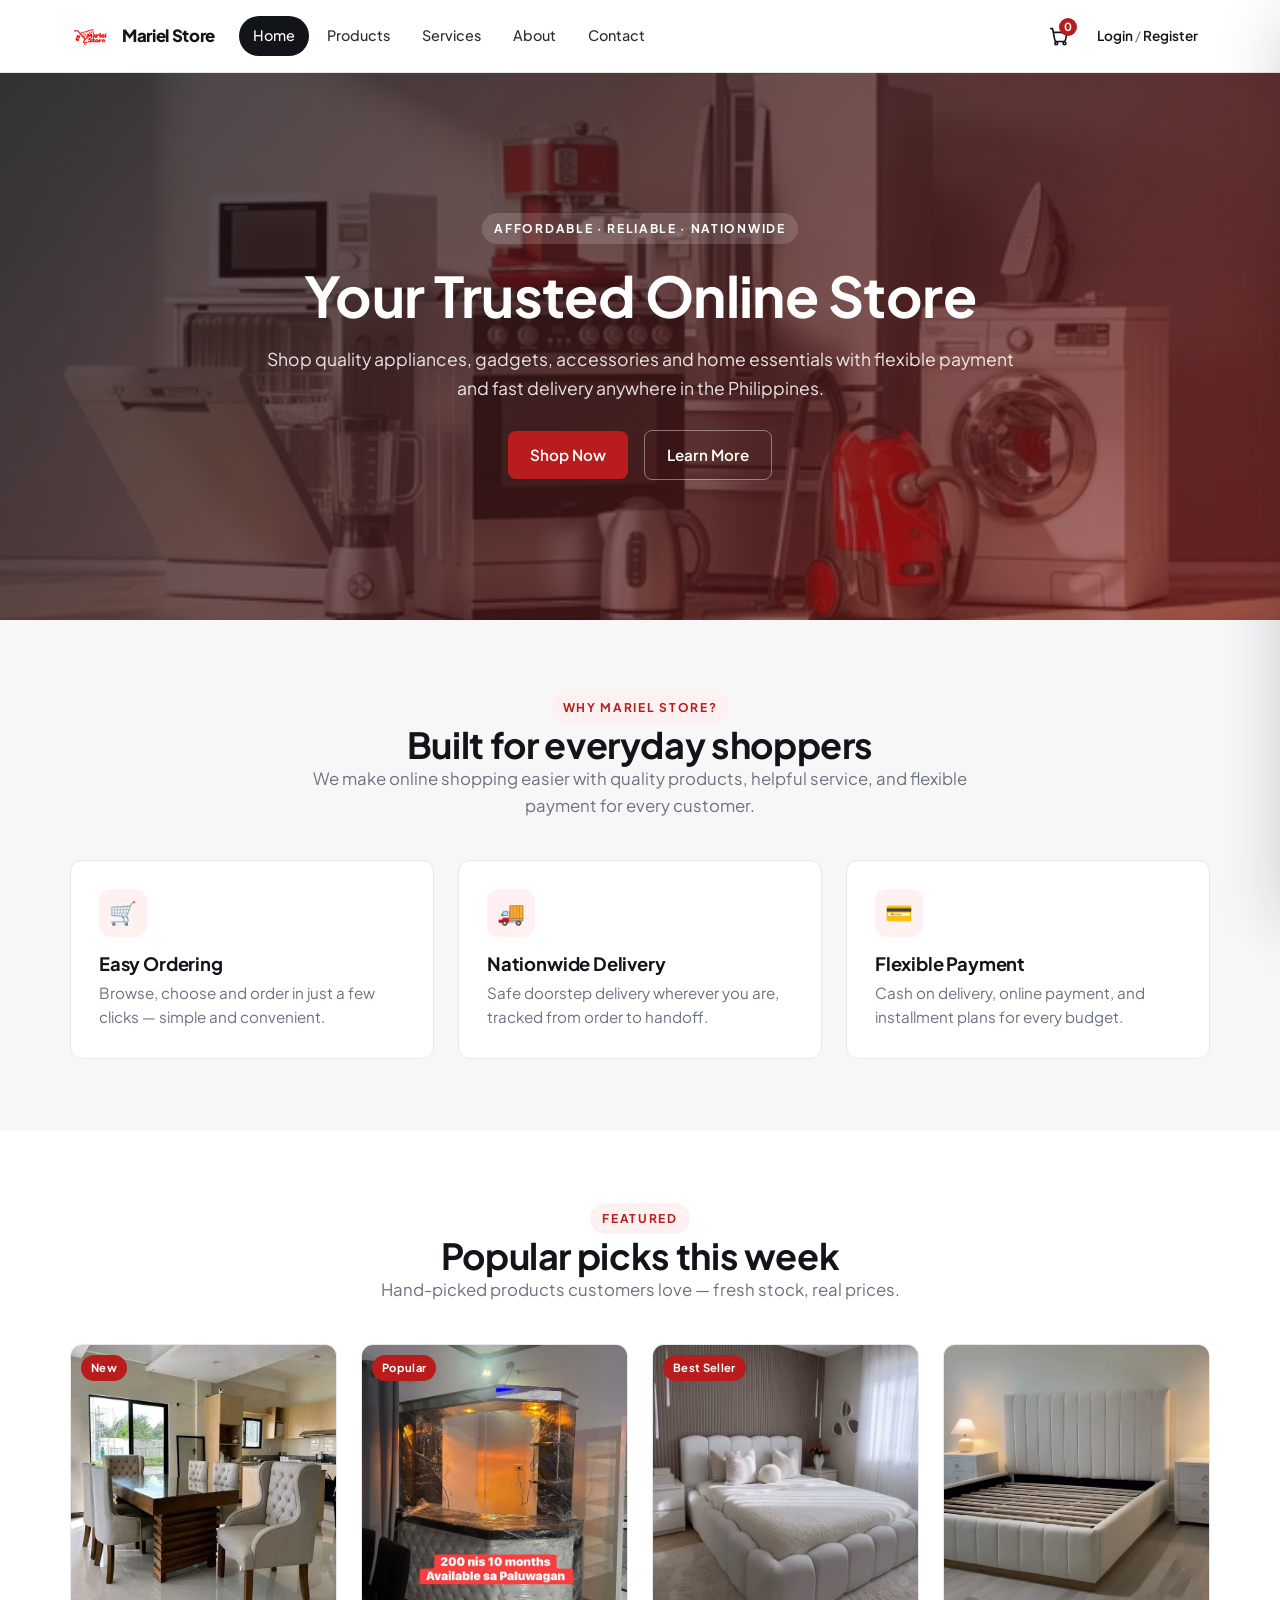
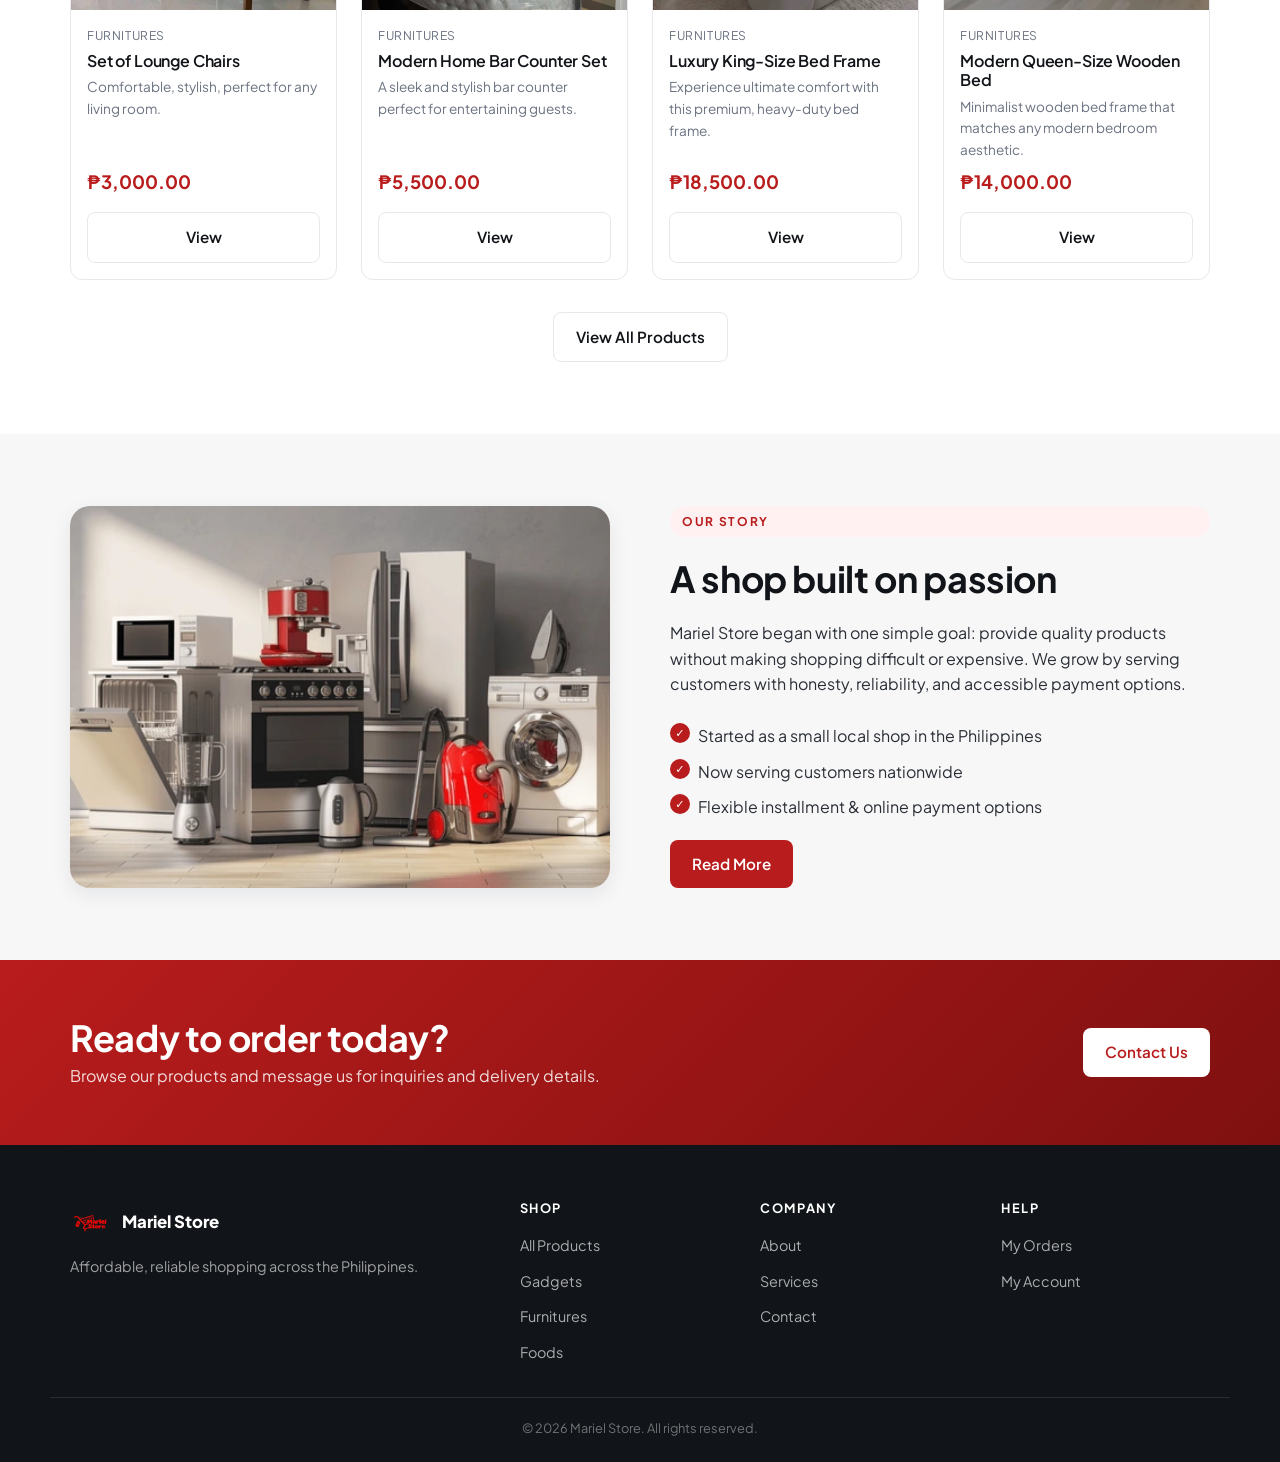
<file: index.html>
<!DOCTYPE html>
<html lang="en">
<head>
  <meta charset="UTF-8">
  <meta name="viewport" content="width=device-width, initial-scale=1.0">
  <title>Mariel Store — Trusted Online Shopping</title>
  <meta name="description" content="Shop quality appliances, gadgets, and home essentials with flexible installment payments. 30% downpayment, no interest. Nationwide delivery across the Philippines.">
  <link rel="stylesheet" href="style.css">
  <link rel="icon" href="images/logo.png">
</head>
<body data-page="home">

<div id="site-header"></div>

<section class="hero">
  <div class="container">
    <span class="eyebrow">Affordable · Reliable · Nationwide</span>
    <h1>Your Trusted <em>Online Store</em></h1>
    <p>Shop quality appliances, gadgets, accessories and home essentials with flexible payment and fast delivery anywhere in the Philippines.</p>
    <div class="row">
      <a href="pages/products.html" class="btn">Shop Now</a>
      <a href="pages/about.html" class="btn btn-outline" style="color:#fff;border-color:rgba(255,255,255,.4)">Learn More</a>
    </div>
  </div>
</section>

<section class="section">
  <div class="container">
    <div class="section-head reveal">
      <span class="eyebrow">Why Mariel Store?</span>
      <h2>Built for everyday <em>shoppers</em></h2>
      <p class="lead">We make online shopping easier with quality products, helpful service, and flexible payment for every customer.</p>
    </div>
    <div class="grid grid-3 reveal">
      <div class="card"><div class="icon">🛒</div><h3>Easy Ordering</h3><p>Browse, choose and order in just a few clicks — simple and convenient.</p></div>
      <div class="card"><div class="icon">🚚</div><h3>Nationwide Delivery</h3><p>Safe doorstep delivery wherever you are, tracked from order to handoff.</p></div>
      <div class="card"><div class="icon">💳</div><h3>Flexible Payment</h3><p>Cash on delivery, online payment, and installment plans for every budget.</p></div>
    </div>
  </div>
</section>

<section class="section section-white">
  <div class="container">
    <div class="section-head reveal">
      <span class="eyebrow">Featured</span>
      <h2>Popular <em>picks</em> this week</h2>
      <p class="lead">Hand-picked products customers love — fresh stock, real prices.</p>
    </div>
    <div class="products" id="featured-grid"></div>
    <div class="center" style="margin-top:32px">
      <a href="pages/products.html" class="btn btn-outline">View All Products</a>
    </div>
  </div>
</section>

<section class="section">
  <div class="container split reveal">
    <img src="images/hero-img.webp" alt="Mariel Store products">
    <div class="stack">
      <span class="eyebrow">Our Story</span>
      <h2>A shop built on <em>passion</em></h2>
      <p>Mariel Store began with one simple goal: provide quality products without making shopping difficult or expensive. We grow by serving customers with honesty, reliability, and accessible payment options.</p>
      <ul>
        <li>Started as a small local shop in the Philippines</li>
        <li>Now serving customers nationwide</li>
        <li>Flexible installment & online payment options</li>
      </ul>
      <div><a href="pages/about.html" class="btn">Read More</a></div>
    </div>
  </div>
</section>

<section class="cta">
  <div class="container">
    <div>
      <h2>Ready to order today?</h2>
      <p>Browse our products and message us for inquiries and delivery details.</p>
    </div>
    <a href="pages/contact.html" class="btn btn-light">Contact Us</a>
  </div>
</section>

<div id="site-footer"></div>

<script src="script.js"></script>
</body>
</html>
</file>
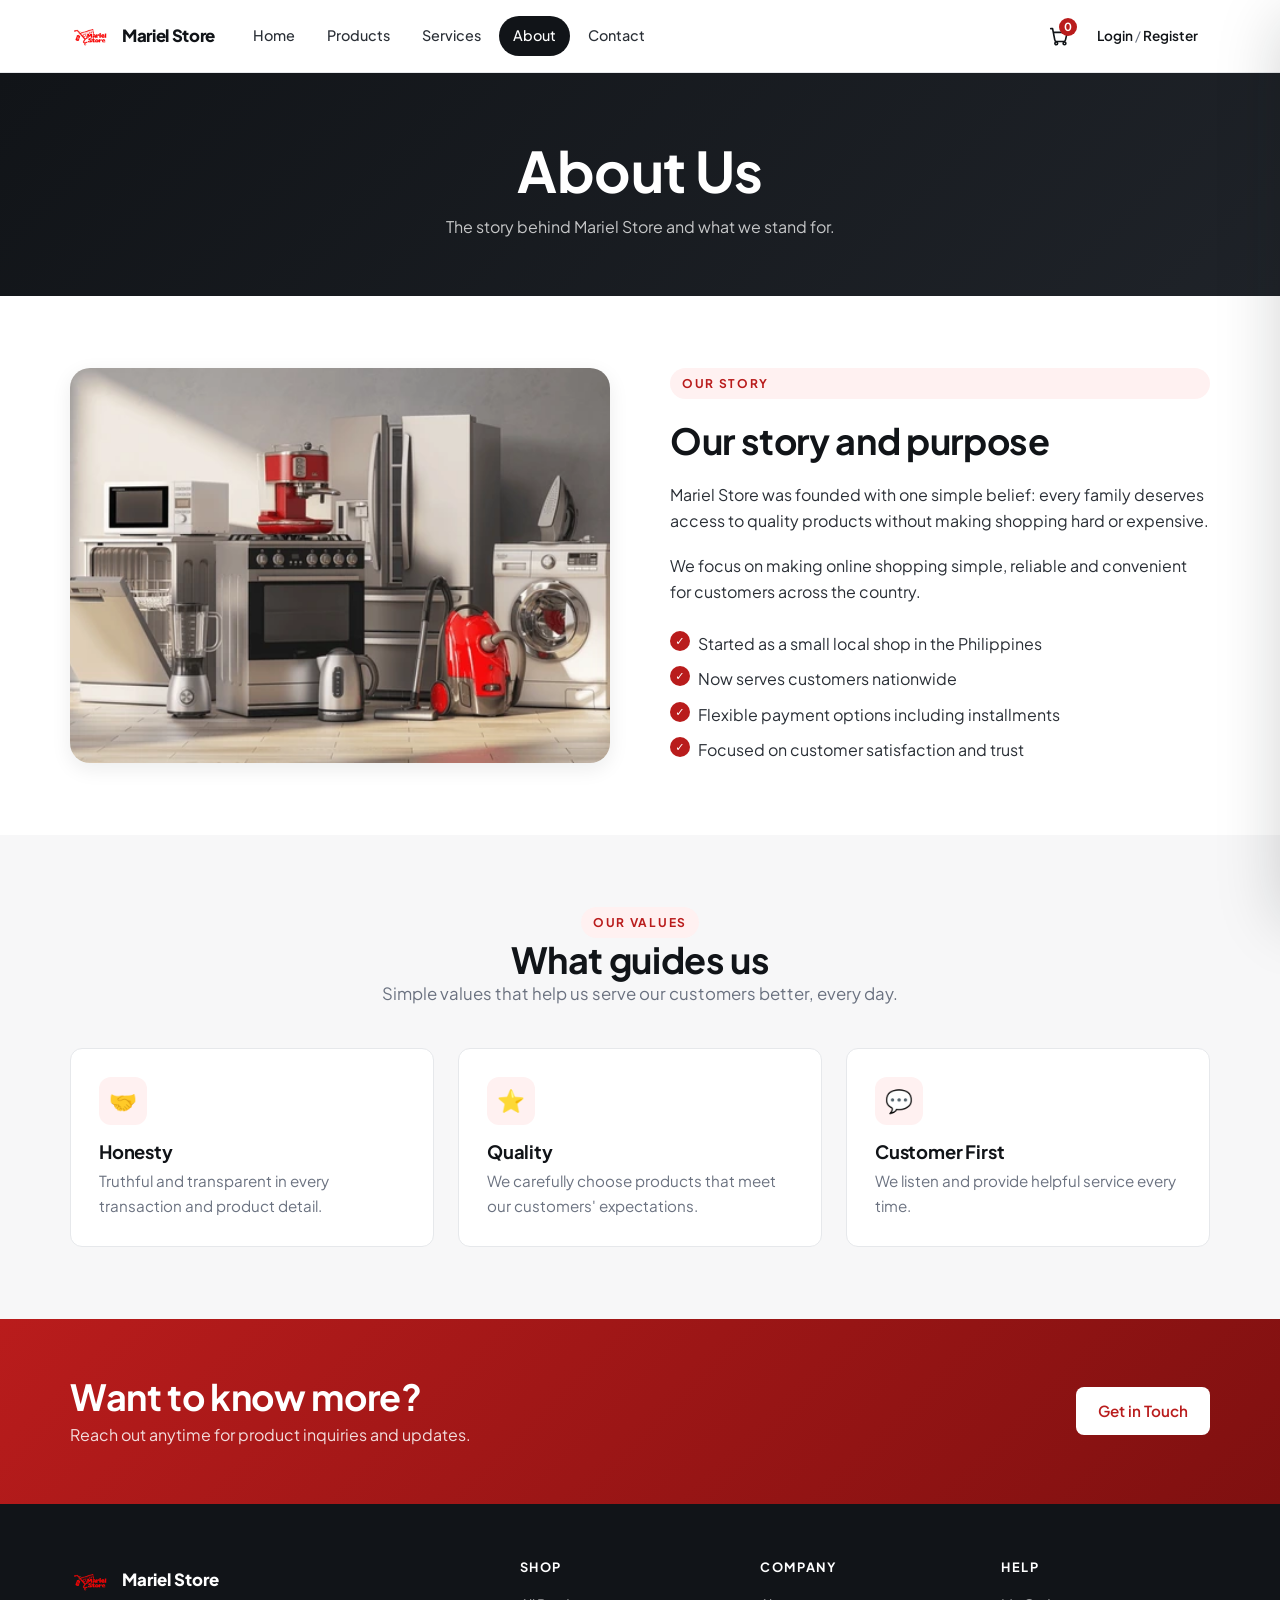
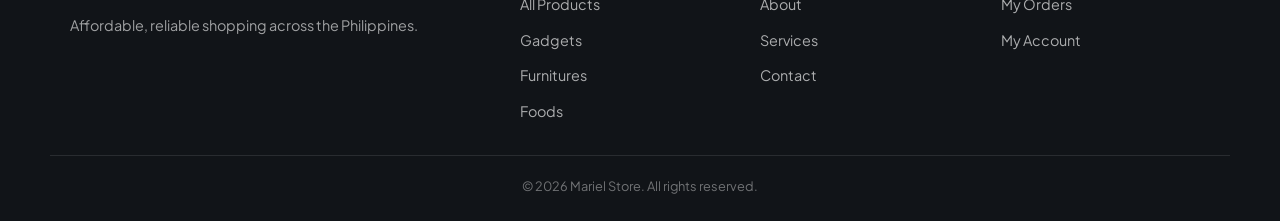
<file: pages/about.html>
<!DOCTYPE html>
<html lang="en">
<head>
  <meta charset="UTF-8">
  <meta name="viewport" content="width=device-width, initial-scale=1.0">
  <title>About | Mariel Store</title>
  <meta name="description" content="Learn about Mariel Store — a trusted online shop in the Philippines offering quality products with flexible installment payments.">
  <link rel="stylesheet" href="../style.css">
  <link rel="icon" href="../images/logo.png">
</head>
<body data-page="about">

<div id="site-header"></div>

<section class="page-header">
  <div class="container">
    <h1>About <em>Us</em></h1>
    <p>The story behind Mariel Store and what we stand for.</p>
  </div>
</section>

<section class="section section-white">
  <div class="container split reveal">
    <img src="../images/hero-img.webp" alt="Mariel Store products">
    <div class="stack">
      <span class="eyebrow">Our Story</span>
      <h2>Our story and <em>purpose</em></h2>
      <p>Mariel Store was founded with one simple belief: every family deserves access to quality products without making shopping hard or expensive.</p>
      <p>We focus on making online shopping simple, reliable and convenient for customers across the country.</p>
      <ul>
        <li>Started as a small local shop in the Philippines</li>
        <li>Now serves customers nationwide</li>
        <li>Flexible payment options including installments</li>
        <li>Focused on customer satisfaction and trust</li>
      </ul>
    </div>
  </div>
</section>

<section class="section">
  <div class="container">
    <div class="section-head reveal">
      <span class="eyebrow">Our Values</span>
      <h2>What <em>guides</em> us</h2>
      <p class="lead">Simple values that help us serve our customers better, every day.</p>
    </div>
    <div class="grid grid-3 reveal">
      <div class="card"><div class="icon">🤝</div><h3>Honesty</h3><p>Truthful and transparent in every transaction and product detail.</p></div>
      <div class="card"><div class="icon">⭐</div><h3>Quality</h3><p>We carefully choose products that meet our customers' expectations.</p></div>
      <div class="card"><div class="icon">💬</div><h3>Customer First</h3><p>We listen and provide helpful service every time.</p></div>
    </div>
  </div>
</section>

<section class="cta">
  <div class="container">
    <div>
      <h2>Want to know more?</h2>
      <p>Reach out anytime for product inquiries and updates.</p>
    </div>
    <a href="contact.html" class="btn btn-light">Get in Touch</a>
  </div>
</section>

<div id="site-footer"></div>

<script src="../script.js"></script>
</body>
</html>
</file>
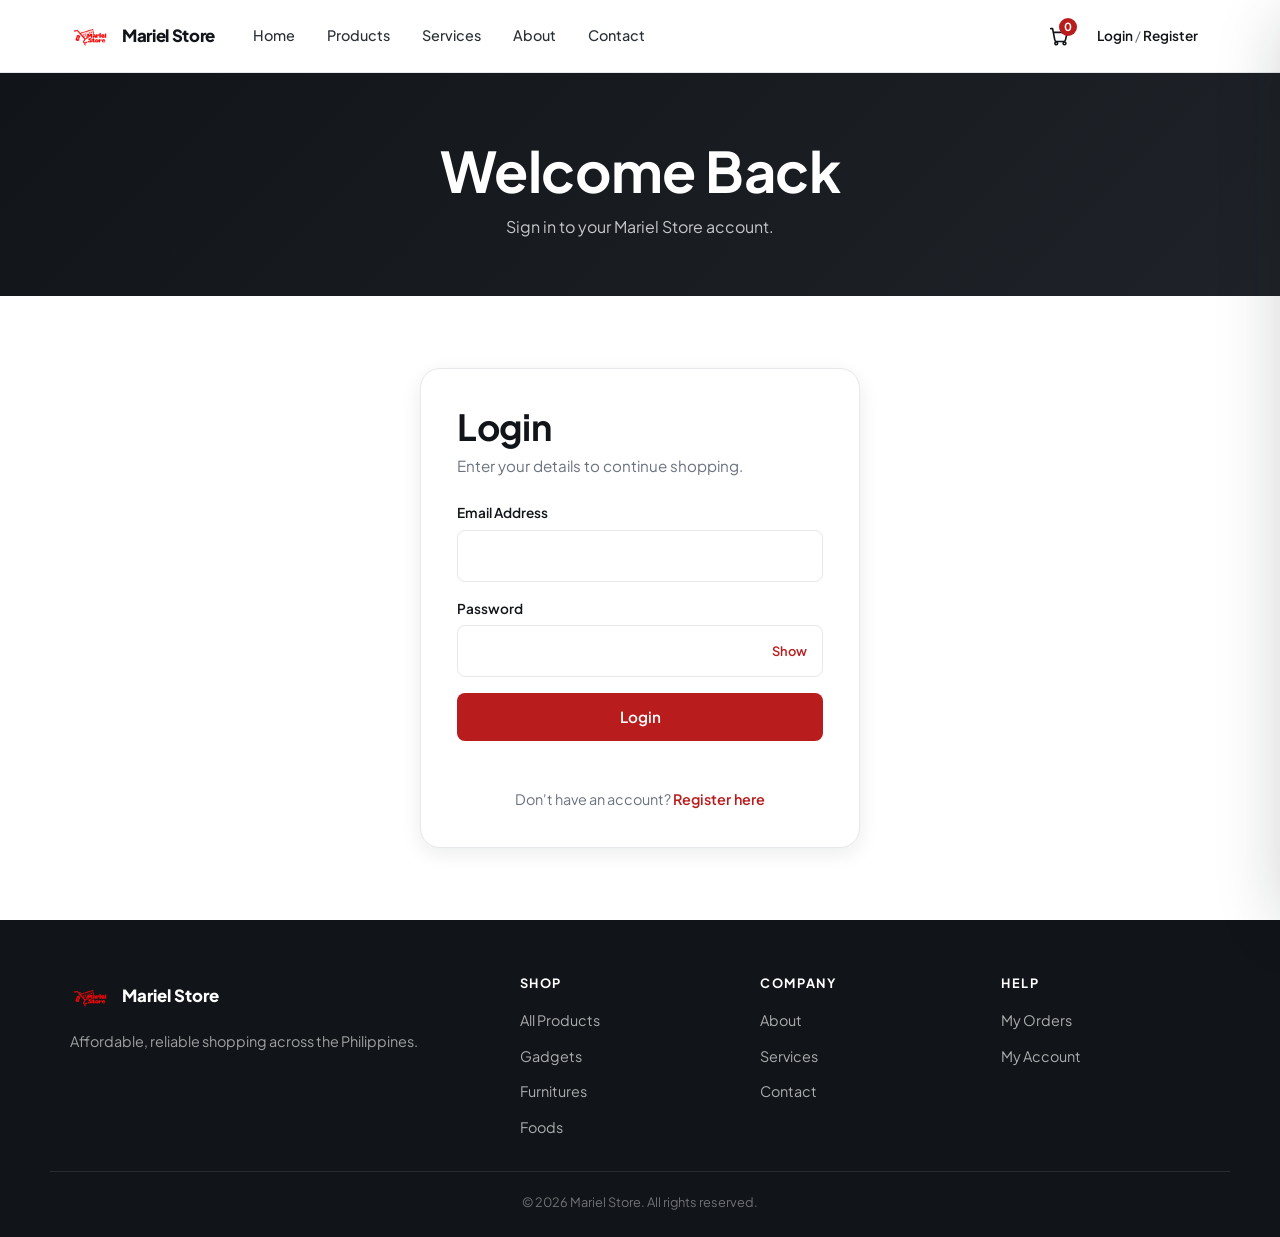
<file: pages/account.html>
<!DOCTYPE html>
<html lang="en">
<head>
  <meta charset="UTF-8">
  <meta name="viewport" content="width=device-width, initial-scale=1.0">
  <title>My Account | Mariel Store</title>
  <meta name="description" content="Manage your Mariel Store account — update your profile, saved addresses, and password.">
  <link rel="stylesheet" href="../style.css">
  <link rel="icon" href="../images/logo.png">
</head>
<body data-page="account">

<div id="site-header"></div>

<section class="page-header">
  <div class="container">
    <h1>My <em>Account</em></h1>
    <p>View and update your account details.</p>
  </div>
</section>

<section class="section section-white">
  <div class="container">
    <div class="account-card">
      <div class="account-head">
        <h2>Profile <em>Details</em></h2>
        <button id="edit-profile-btn" class="btn btn-outline">Edit Profile</button>
      </div>

      <div id="account-view">
        <div class="account-row"><span class="k">Username</span><span class="v" id="account-username">—</span></div>
        <div class="account-row"><span class="k">Full Name</span><span class="v" id="account-full-name">—</span></div>
        <div class="account-row"><span class="k">Email</span><span class="v" id="account-email">—</span></div>
        <div class="account-row"><span class="k">Phone</span><span class="v" id="account-phone">—</span></div>
      </div>

      <form id="account-edit" class="hidden" novalidate>
        <div class="field">
          <label for="edit-username">Username</label>
          <input type="text" id="edit-username" required>
        </div>
        <div class="field">
          <label for="edit-full-name">Full Name</label>
          <input type="text" id="edit-full-name" required>
        </div>
        <div class="field">
          <label for="edit-email">Email</label>
          <input type="email" id="edit-email" disabled>
          <p class="hint">Email cannot be changed here.</p>
        </div>
        <div class="field">
          <label for="edit-phone">Phone</label>
          <input type="tel" id="edit-phone" placeholder="e.g. 09171234567">
        </div>
        <div class="row">
          <button type="submit" class="btn">Save Changes</button>
          <button type="button" id="cancel-edit-btn" class="btn btn-outline">Cancel</button>
        </div>
        <p id="edit-message" class="form-msg"></p>
      </form>
    </div>
    
    <div class="account-card" style="margin-top:24px">
      <div class="account-head">
        <h2>Saved <em>Addresses</em></h2>
        <button id="addr-add-btn" class="btn btn-outline" type="button">+ Add Address</button>
      </div>
      <p class="muted" style="margin:0 0 14px;font-size:.9rem">Save up to 3 addresses (Home, Work, Other). Your default address auto-fills at checkout.</p>

      <div id="addresses-list"></div>

      <form id="address-form" class="hidden" novalidate style="margin-top:18px;border-top:1px solid var(--line,#eee);padding-top:18px">
        <input type="hidden" id="addr-id" value="">
        <h3 id="addr-form-title" style="margin:0 0 12px">Add Address</h3>
        <div class="checkout-fields">
          <div class="field">
            <label for="addr-label">Label</label>
            <select id="addr-label" required>
              <option value="Home">Home</option>
              <option value="Work">Work</option>
              <option value="Other">Other</option>
            </select>
          </div>
          <div class="field">
            <label for="addr-name">Recipient Name</label>
            <input type="text" id="addr-name" required>
          </div>
          <div class="field">
            <label for="addr-phone">Phone</label>
            <input type="tel" id="addr-phone" required placeholder="e.g. 09171234567">
          </div>
          <div class="field">
            <label for="addr-region">Region</label>
            <select id="addr-region" required>
              <option value="">Select region…</option>
            </select>
          </div>
          <div class="field">
            <label for="addr-province">Province</label>
            <select id="addr-province" required disabled>
              <option value="">Select province…</option>
            </select>
          </div>
          <div class="field">
            <label for="addr-city">City / Municipality</label>
            <select id="addr-city" required disabled>
              <option value="">Select city / municipality…</option>
            </select>
          </div>
          <div class="field">
            <label for="addr-postal">Postal Code</label>
            <input type="text" id="addr-postal" inputmode="numeric" readonly placeholder="Auto-filled" style="background:var(--input-bg,#f5f5f5);cursor:default">
          </div>
          <div class="field co-full">
            <label for="addr-line">Street Address</label>
            <input type="text" id="addr-line" required placeholder="House #, Street, Barangay">
          </div>
          <div class="field co-full">
            <label class="check-row"><input type="checkbox" id="addr-default"> Set as default address</label>
          </div>
        </div>
        <div class="row" style="margin-top:12px">
          <button type="submit" class="btn">Save Address</button>
          <button type="button" id="addr-cancel-btn" class="btn btn-outline">Cancel</button>
        </div>
        <p id="addr-message" class="form-msg"></p>
      </form>
    </div>

  </div>
</section>

<div id="site-footer"></div>

<script src="../ph-address.js"></script>
<script src="../script.js"></script>
</body>
</html>
</file>
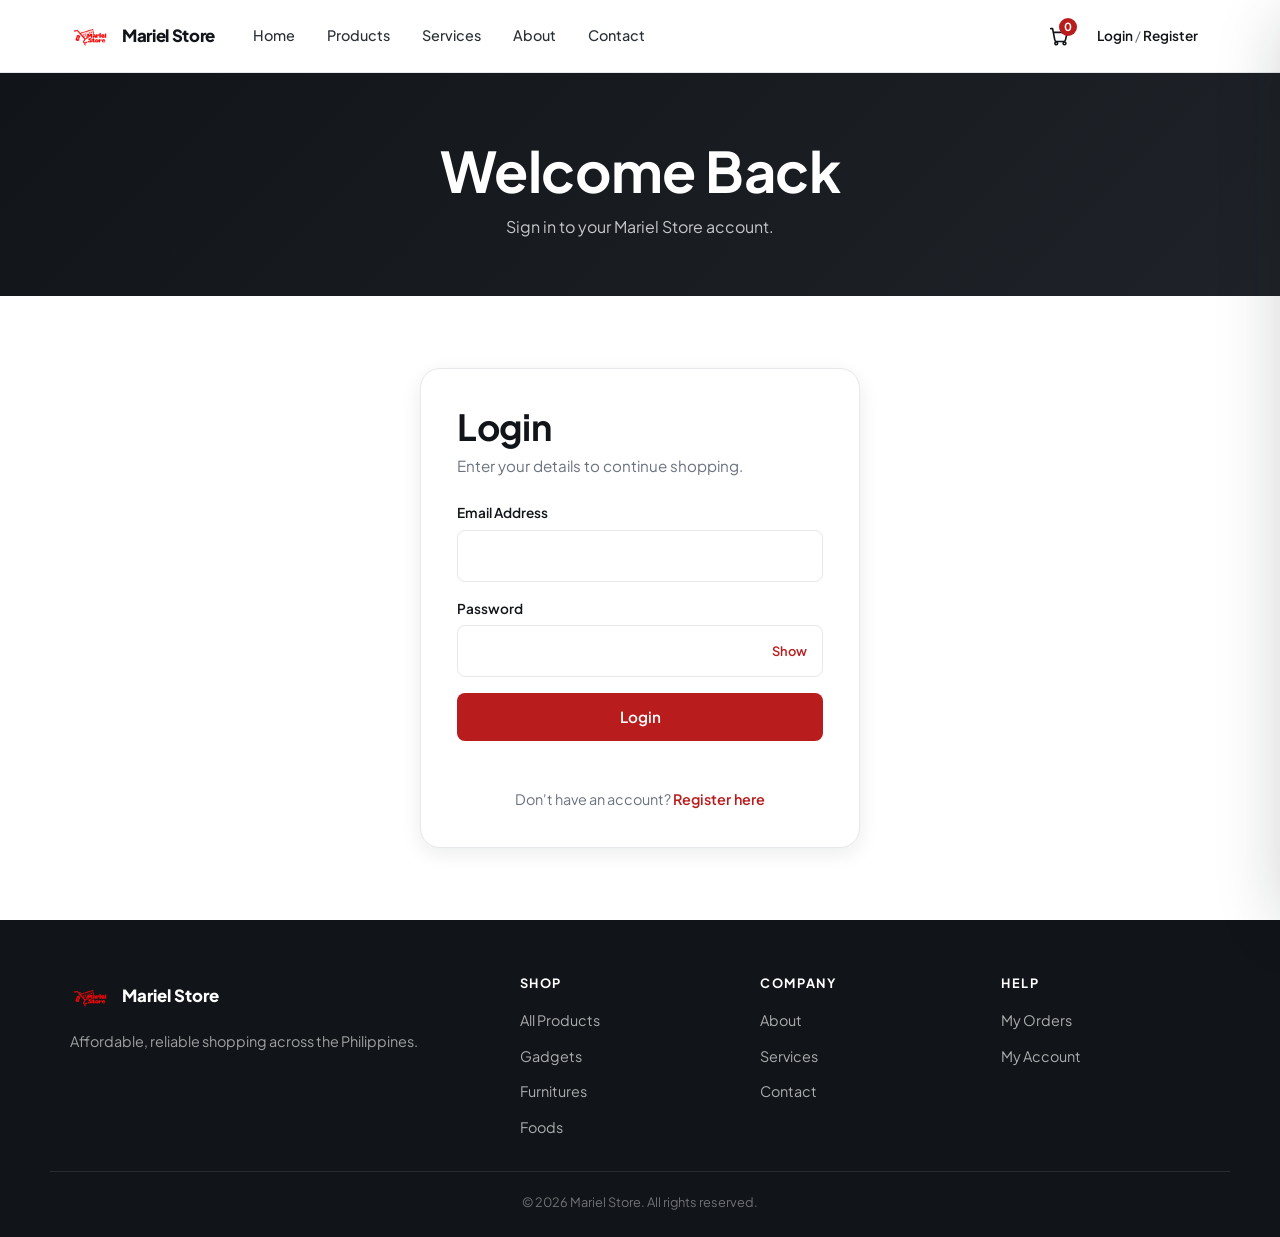
<file: pages/checkout.html>
<!doctype html>
<html lang="en">
  <head>
    <meta charset="UTF-8" />
    <meta name="viewport" content="width=device-width, initial-scale=1.0" />
    <title>Checkout | Mariel Store</title>
    <link rel="stylesheet" href="../style.css" />
    <link rel="icon" href="../images/logo.png" />
    <script src="../ph-address.js"></script>
  </head>
  <body data-page="checkout">
    <div id="site-header"></div>

    <section class="page-header">
      <div class="container">
        <h1>Secure <em>Checkout</em></h1>
        <p>Review your order and provide your delivery details.</p>
      </div>
    </section>

    <section class="section section-white">
      <div class="container">
        <div id="checkout-empty" class="empty hidden">
          <div class="icon">🛍️</div>
          <h2>Your cart is empty</h2>
          <p class="muted">Add some products before checking out.</p>
          <a class="btn" href="products.html">Browse Products</a>
        </div>

        <div id="checkout-loading" class="empty">
          <div class="icon">⏳</div>
          <p>Loading checkout...</p>
        </div>

        <div id="checkout-app" class="hidden checkout-grid">
          <form id="checkout-form" class="account-card" novalidate>
            <h2>Delivery <em>Details</em></h2>

            <div
              id="saved-addresses-picker"
              class="hidden"
              style="margin: 6px 0 14px"
            >
              <p class="muted" style="margin: 0 0 10px; font-size: 0.9rem">
                Choose a saved address or enter a new one:
              </p>
              <div id="saved-addresses-cards" class="addr-picker"></div>
            </div>

            <div class="checkout-fields">
              <div class="field">
                <label for="co-name">Full Name</label>
                <input type="text" id="co-name" required />
              </div>
              <div class="field">
                <label for="co-phone">Phone</label>
                <input
                  type="tel"
                  id="co-phone"
                  required
                  placeholder="e.g. 09171234567"
                />
              </div>
              <div class="field co-full">
                <label for="co-email"
                  >Email <span class="muted">(for order updates)</span></label
                >
                <input type="email" id="co-email" />
              </div>
              <div class="field">
                <label for="co-region">Region</label>
                <select id="co-region" required>
                  <option value="">Select region…</option>
                </select>
              </div>
              <div class="field">
                <label for="co-province">Province</label>
                <select id="co-province" required disabled>
                  <option value="">Select province…</option>
                </select>
              </div>
              <div class="field">
                <label for="co-city">City / Municipality</label>
                <select id="co-city" required disabled>
                  <option value="">Select city / municipality…</option>
                </select>
              </div>
              <div class="field">
                <label for="co-postal">Postal Code</label>
                <input
                  type="text"
                  id="co-postal"
                  inputmode="numeric"
                  readonly
                  placeholder="Input the required details"
                  style="background: var(--input-bg, #f5f5f5); cursor: default"
                />
              </div>
              <div class="field co-full">
                <label for="co-address">Street Address</label>
                <input
                  type="text"
                  id="co-address"
                  required
                  placeholder="House #, Street, Barangay"
                />
              </div>
              <div class="field co-full">
                <label for="co-notes"
                  >Notes for Rider <span class="muted">(optional)</span></label
                >
                <textarea
                  id="co-notes"
                  rows="2"
                  placeholder="e.g. landmarks, gate code"
                ></textarea>
              </div>
              <div class="field co-full" id="save-addr-row">
                <label class="check-row">
                  <input type="checkbox" id="co-save-address" checked />
                  <span
                    >Save this address to my account for next time
                    <span
                      class="muted"
                      id="co-save-help"
                      style="font-size: 0.85rem"
                      >(label will be set to "Home" by default)</span
                    >
                  </span>
                </label>
              </div>
            </div>

            <h2 style="margin-top: 18px">Payment <em>Method</em></h2>
            <div class="pay-options">
              <label class="pay-opt">
                <input type="radio" name="co-pay" value="cod" checked />
                <div>
                  <div class="pay-title">Cash on Delivery</div>
                  <div class="muted">Pay in cash when your order arrives.</div>
                </div>
              </label>
              <label class="pay-opt">
                <input type="radio" name="co-pay" value="online" />
                <div>
                  <div class="pay-title">Online Payment</div>
                  <div class="muted">
                    We'll message you a payment link (GCash / Maya / Card).
                  </div>
                </div>
              </label>
              <label class="pay-opt">
                <input type="radio" name="co-pay" value="installment" />
                <div>
                  <div class="pay-title">Installment</div>
                  <div class="muted">
                    For qualified customers — we'll confirm your plan.
                  </div>
                </div>
              </label>
            </div>

            <p id="checkout-message" class="form-msg"></p>
            <button type="submit" class="btn btn-block" id="place-order-btn">
              Place Order
            </button>
          </form>

          <aside class="account-card checkout-summary">
            <h2>Order <em>Summary</em></h2>
            <div id="co-items"></div>
            <hr
              style="
                border: 0;
                border-top: 1px solid var(--line, #eee);
                margin: 14px 0;
              "
            />
            <div class="co-row">
              <span>Subtotal</span><span id="co-subtotal">₱0.00</span>
            </div>
            <div class="co-row">
              <span>Shipping</span><span id="co-shipping">—</span>
            </div>
            <div class="co-row co-total">
              <span>Total</span><span id="co-total">₱0.00</span>
            </div>
            <p class="muted" style="font-size: 0.82rem; margin-top: 10px">
              Shipping fee is calculated based on your selected region.
            </p>
          </aside>
        </div>
      </div>
    </section>

    <div id="site-footer"></div>

    <script src="../script.js"></script>
  </body>
</html>
</file>
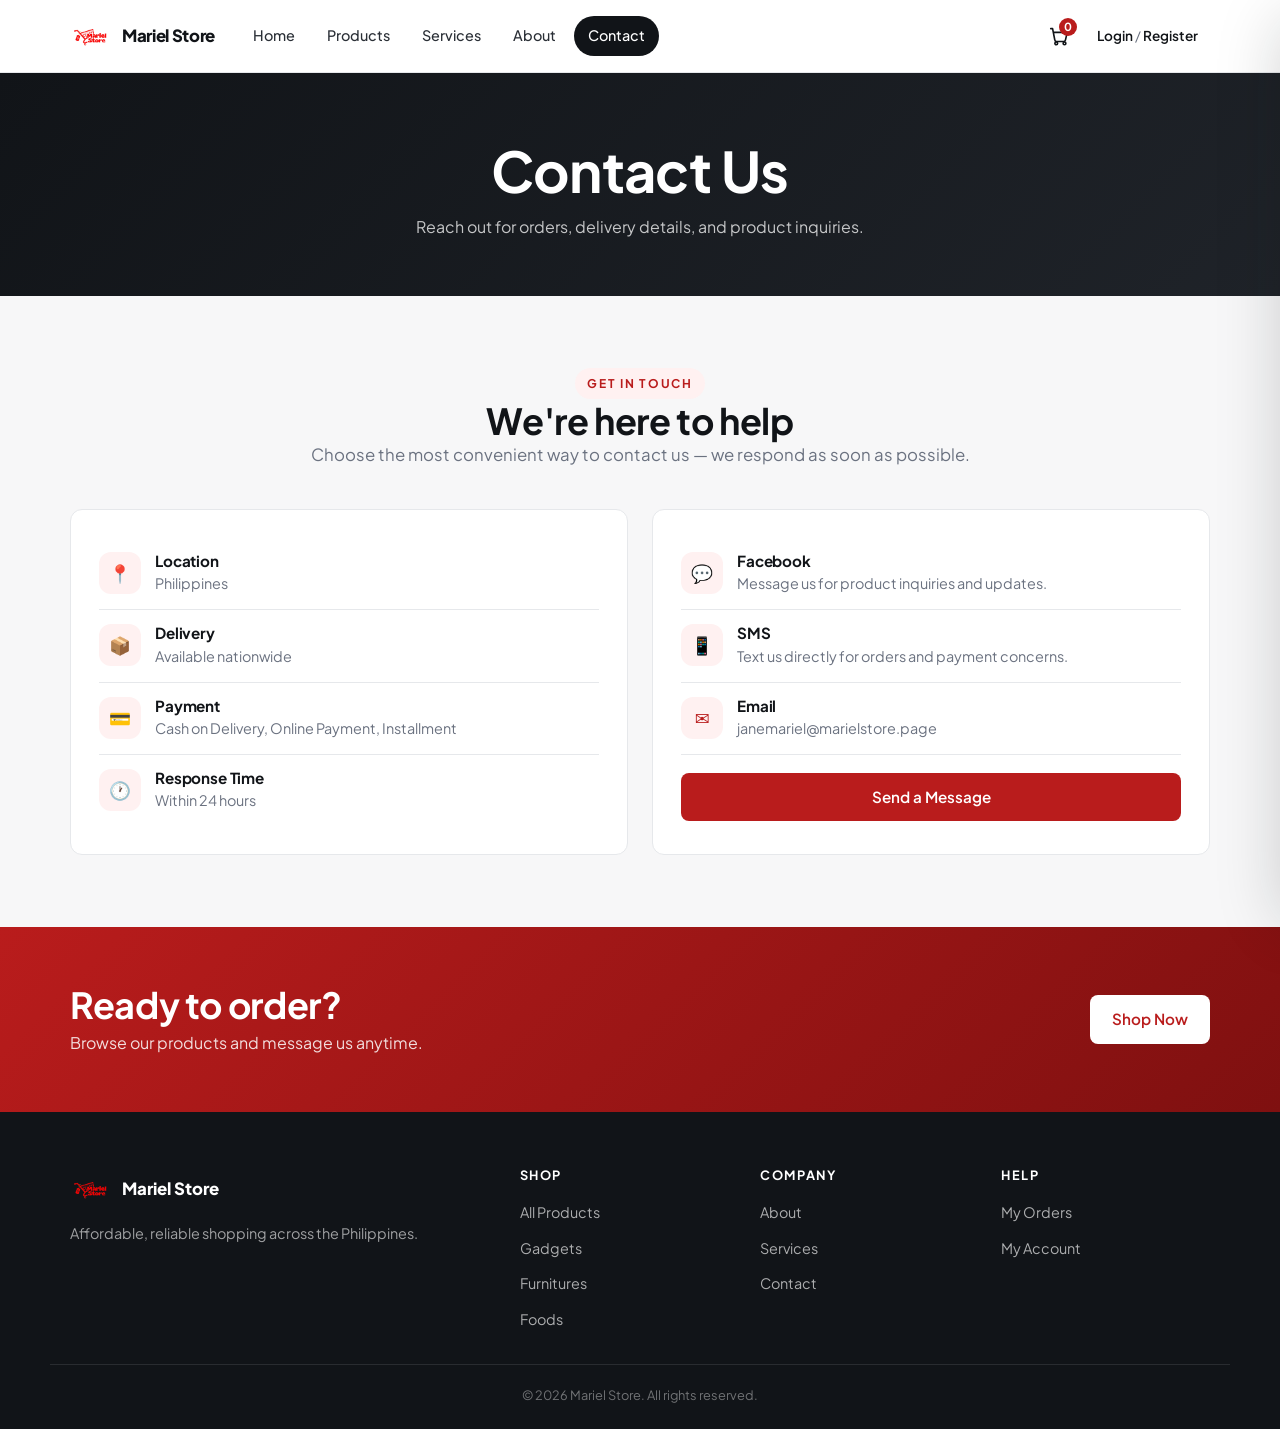
<file: pages/contact.html>
<!DOCTYPE html>
<html lang="en">
<head>
  <meta charset="UTF-8">
  <meta name="viewport" content="width=device-width, initial-scale=1.0">
  <title>Contact | Mariel Store</title>
  <meta name="description" content="Get in touch with Mariel Store for product inquiries, installment plans, and delivery details. Message us on Facebook or Messenger.">
  <link rel="stylesheet" href="../style.css">
  <link rel="icon" href="../images/logo.png">
</head>
<body data-page="contact">

<div id="site-header"></div>

<section class="page-header">
  <div class="container">
    <h1>Contact <em>Us</em></h1>
    <p>Reach out for orders, delivery details, and product inquiries.</p>
  </div>
</section>

<section class="section">
  <div class="container">
    <div class="section-head reveal">
      <span class="eyebrow">Get in Touch</span>
      <h2>We're here to <em>help</em></h2>
      <p class="lead">Choose the most convenient way to contact us — we respond as soon as possible.</p>
    </div>

    <div class="grid grid-2 reveal">
      <div class="info-box">
        <div class="info-item"><div class="info-icon">📍</div><div><h4>Location</h4><p>Philippines</p></div></div>
        <div class="info-item"><div class="info-icon">📦</div><div><h4>Delivery</h4><p>Available nationwide</p></div></div>
        <div class="info-item"><div class="info-icon">💳</div><div><h4>Payment</h4><p>Cash on Delivery, Online Payment, Installment</p></div></div>
        <div class="info-item"><div class="info-icon">🕐</div><div><h4>Response Time</h4><p>Within 24 hours</p></div></div>
      </div>

      <div class="info-box">
        <div class="info-item"><div class="info-icon">💬</div><div><h4>Facebook</h4><p>Message us for product inquiries and updates.</p></div></div>
        <div class="info-item"><div class="info-icon">📱</div><div><h4>SMS</h4><p>Text us directly for orders and payment concerns.</p></div></div>
        <div class="info-item"><div class="info-icon">✉️</div><div><h4>Email</h4><p>janemariel@marielstore.page</p></div></div>
        <div style="margin-top:18px">
          <a href="https://www.facebook.com/shoppay.shoppay.7" target="_blank" rel="noopener noreferrer" class="btn btn-block">Send a Message</a>
        </div>
      </div>
    </div>
  </div>
</section>

<section class="cta">
  <div class="container">
    <div>
      <h2>Ready to order?</h2>
      <p>Browse our products and message us anytime.</p>
    </div>
    <a href="products.html" class="btn btn-light">Shop Now</a>
  </div>
</section>

<div id="site-footer"></div>

<script src="../script.js"></script>
</body>
</html>
</file>
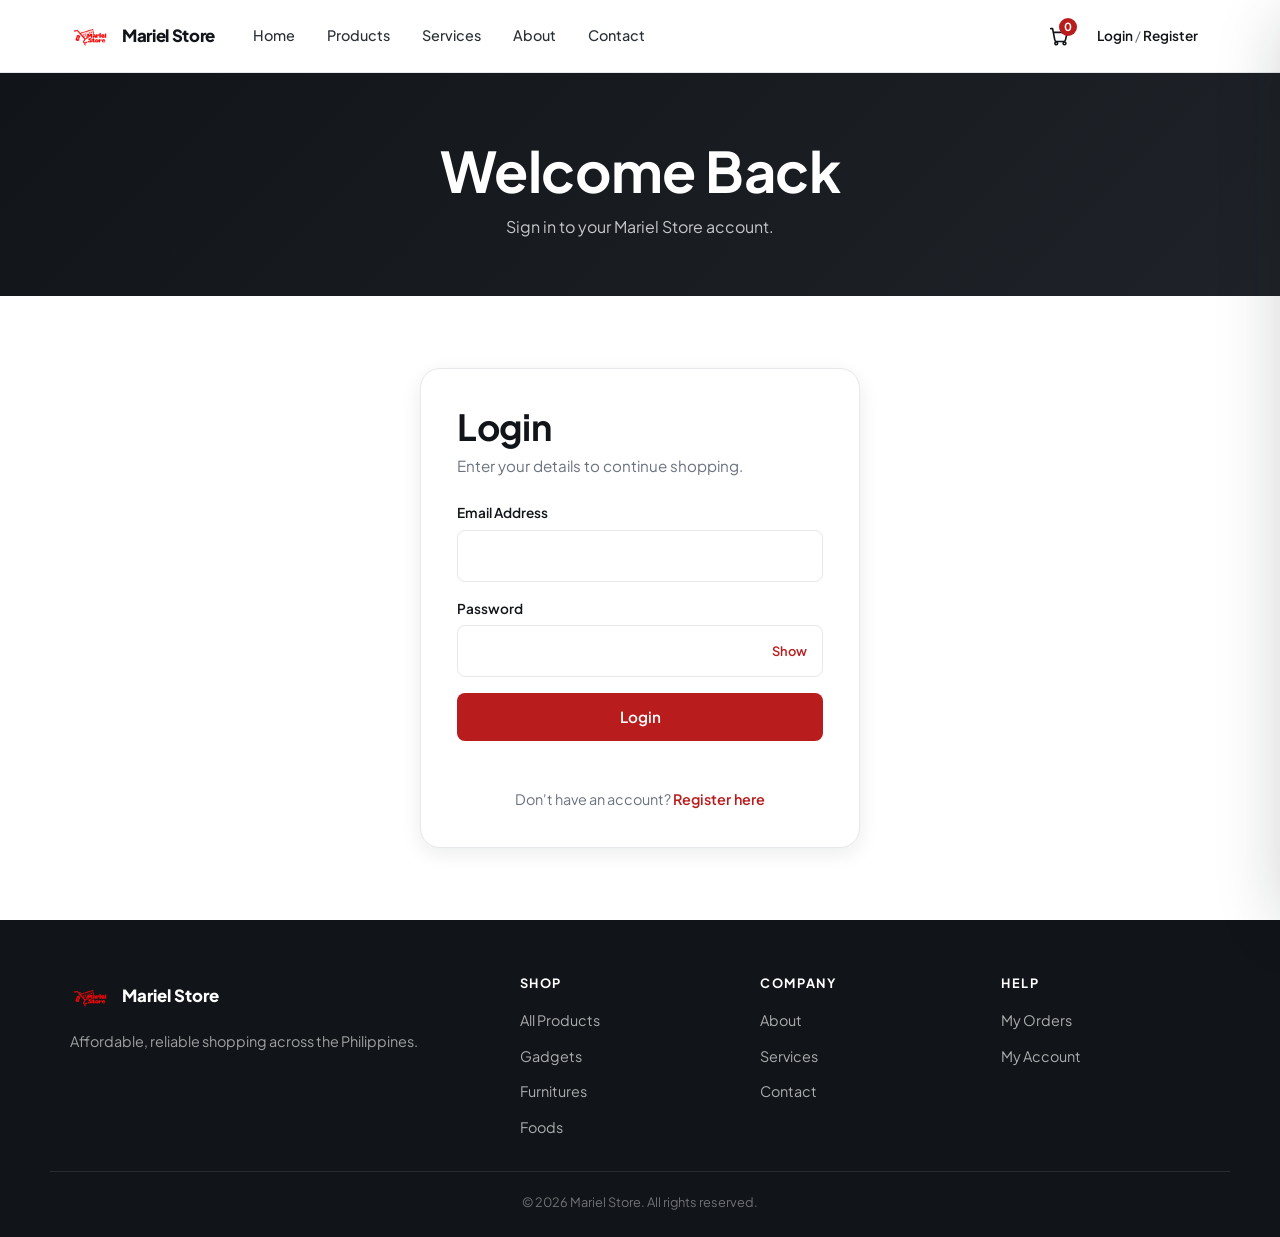
<file: pages/login.html>
<!doctype html>
<html lang="en">
  <head>
    <meta charset="UTF-8" />
    <meta name="viewport" content="width=device-width, initial-scale=1.0" />
    <title>Login | Mariel Store</title>
    <meta name="description" content="Sign in to your Mariel Store account to manage orders and shop with installment plans.">
    <link rel="stylesheet" href="../style.css" />
    <link rel="icon" href="../images/logo.png" />
  </head>
  <body data-page="login">
    <div id="site-header"></div>

    <section class="page-header">
      <div class="container">
        <h1>Welcome <em>Back</em></h1>
        <p>Sign in to your Mariel Store account.</p>
      </div>
    </section>

    <section class="section section-white">
      <div class="container">
        <div class="auth-card">
          <h2>Login</h2>
          <p class="lead">Enter your details to continue shopping.</p>

          <form id="login-form" novalidate>
            <div class="field">
              <label for="login-email">Email Address</label>
              <input type="email" id="login-email" required />
            </div>
            <div class="field">
              <label for="login-password">Password</label>
              <div class="password-wrap">
                <input type="password" id="login-password" required />
                <button
                  type="button"
                  class="password-toggle"
                  data-toggle="login-password"
                  aria-label="Show password"
                >
                  Show
                </button>
              </div>
            </div>
            <button type="submit" class="btn btn-block">Login</button>
          </form>

          <p id="login-message" class="form-msg"></p>

          <p class="auth-switch">
            Don't have an account? <a href="register.html">Register here</a>
          </p>
        </div>
      </div>
    </section>

    <div id="site-footer"></div>

    <script src="../script.js"></script>
  </body>
</html>
</file>
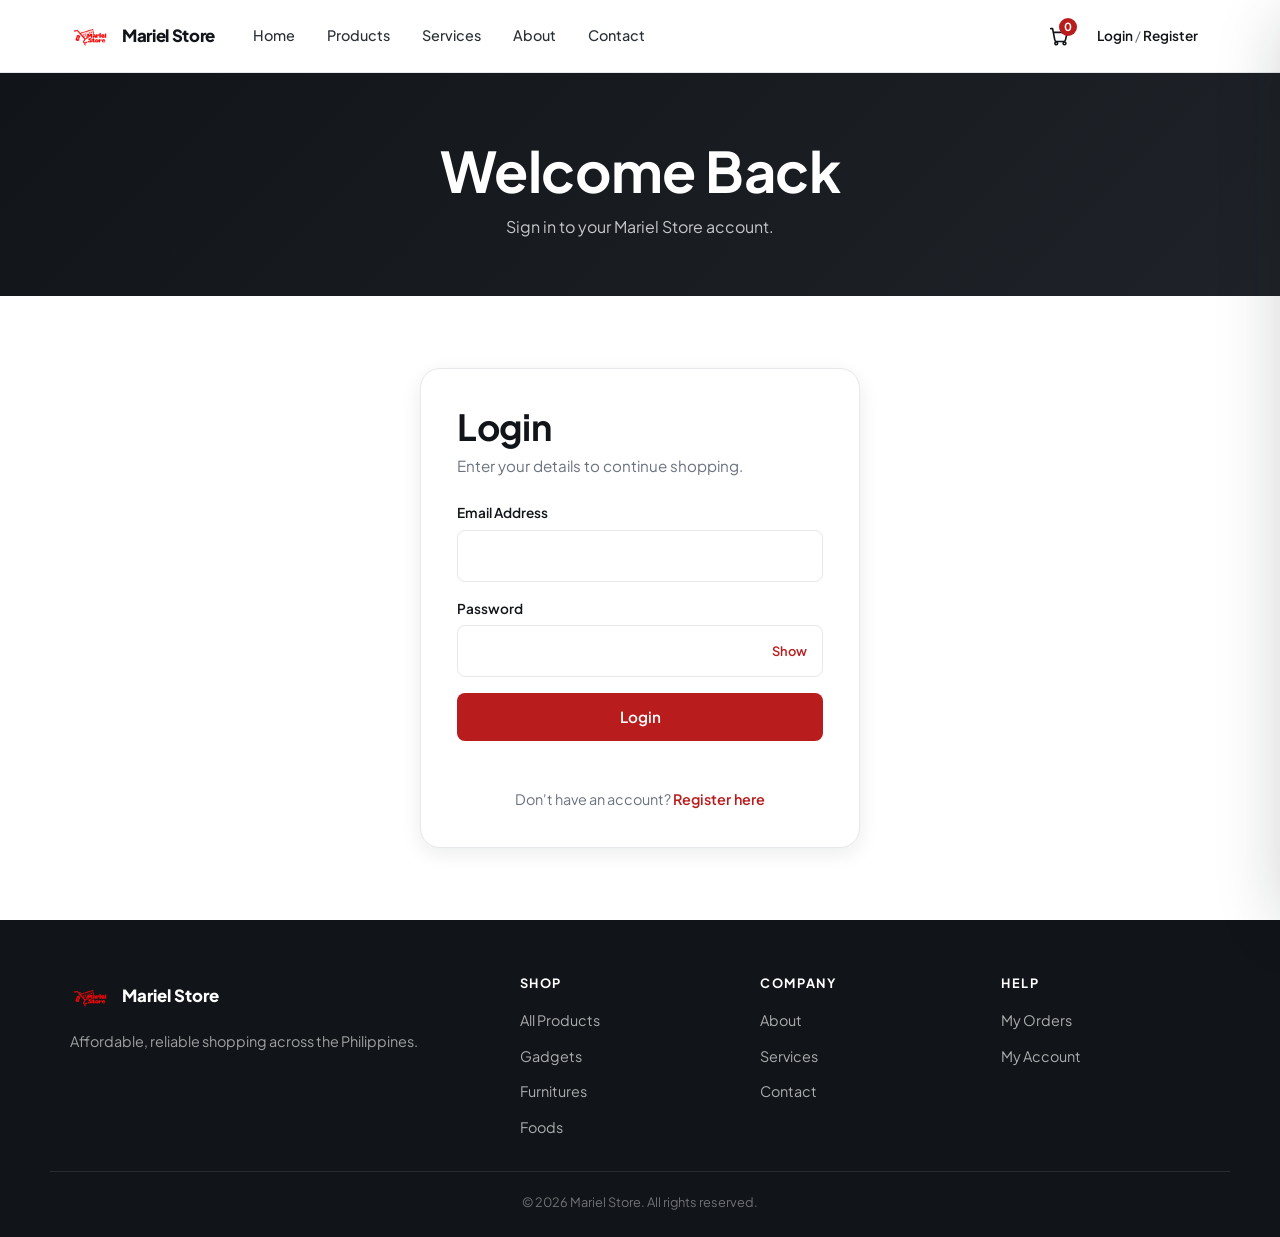
<file: pages/orders.html>
<!DOCTYPE html>
<html lang="en">
<head>
  <meta charset="UTF-8">
  <meta name="viewport" content="width=device-width, initial-scale=1.0">
  <title>My Orders | Mariel Store</title>
  <meta name="description" content="Track your Mariel Store orders and view your purchase history.">
  <link rel="stylesheet" href="../style.css">
  <link rel="icon" href="../images/logo.png">
</head>
<body data-page="orders">

<div id="site-header"></div>

<section class="page-header">
  <div class="container">
    <h1>My <em>Orders</em></h1>
    <p>Track your purchases and view order history.</p>
  </div>
</section>

<section class="section section-white">
  <div class="container">
    <div id="orders-loading" class="empty">
      <div class="icon">⏳</div>
      <p>Loading your orders...</p>
    </div>

    <div id="orders-content" class="hidden"></div>
  </div>
</section>

<div id="site-footer"></div>

<script src="../script.js"></script>
</body>
</html>
</file>
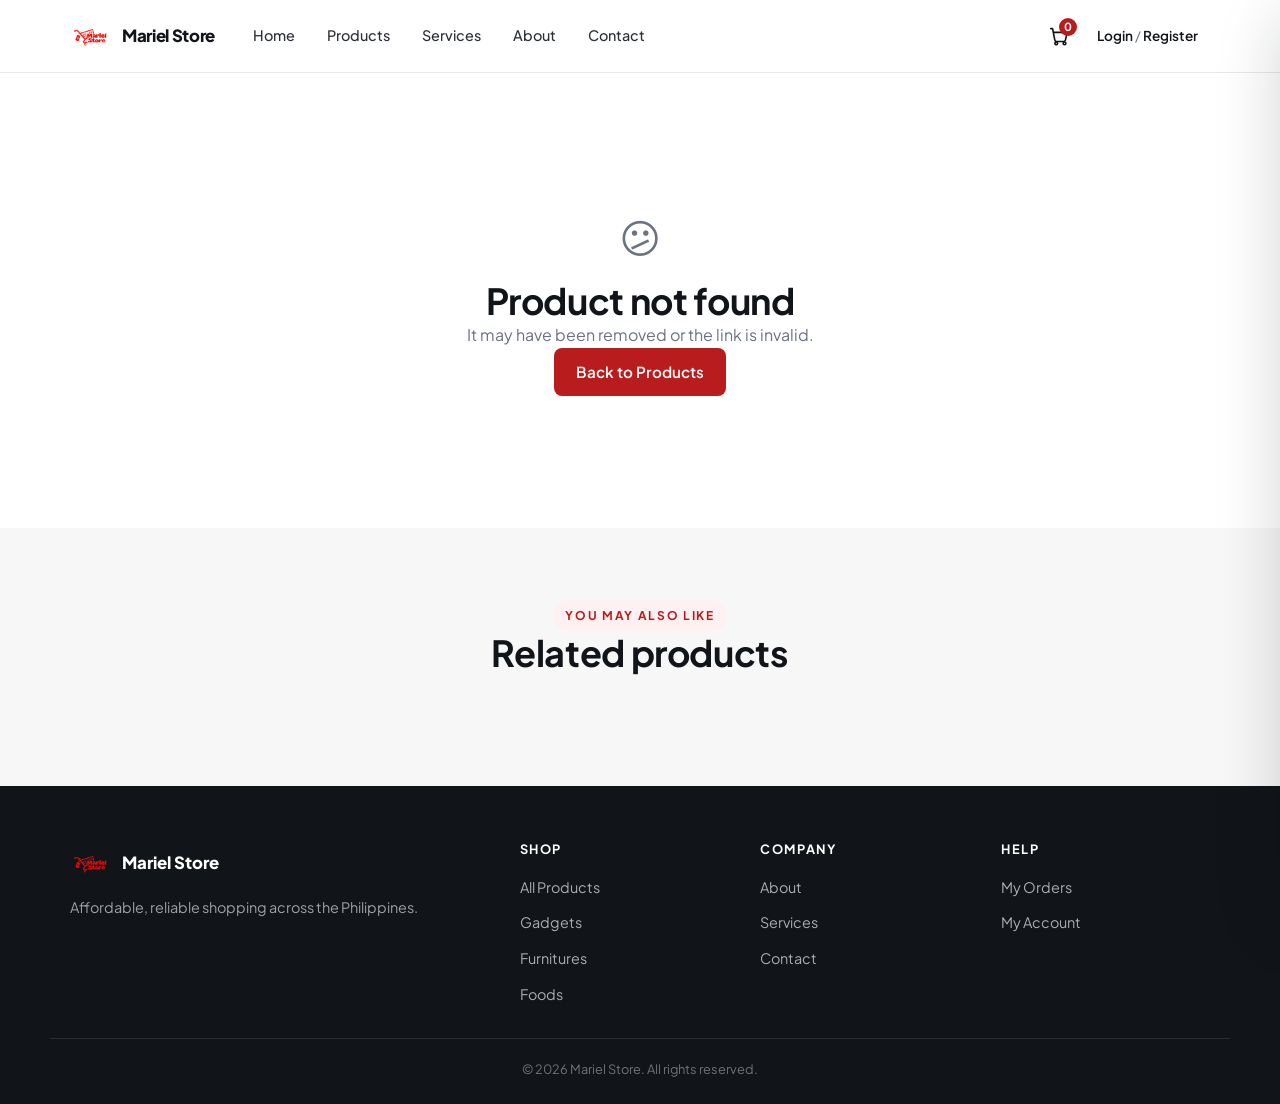
<file: pages/product.html>
<!DOCTYPE html>
<html lang="en">
<head>
  <meta charset="UTF-8">
  <meta name="viewport" content="width=device-width, initial-scale=1.0">
  <title>Product | Mariel Store</title>
  <meta name="description" content="View product details, pricing, and installment plans at Mariel Store. Quality products with flexible payment options.">
  <link rel="stylesheet" href="../style.css">
  <link rel="icon" href="../images/logo.png">
</head>
<body data-page="product">

<div id="site-header"></div>

<section class="section section-white">
  <div class="container">
    <div id="product-detail"></div>
  </div>
</section>

<section class="section">
  <div class="container">
    <div class="section-head reveal">
      <span class="eyebrow">You may also like</span>
      <h2>Related <em>products</em></h2>
    </div>
    <div class="products" id="related-grid"></div>
  </div>
</section>

<div id="site-footer"></div>

<script src="../script.js"></script>
</body>
</html>
</file>
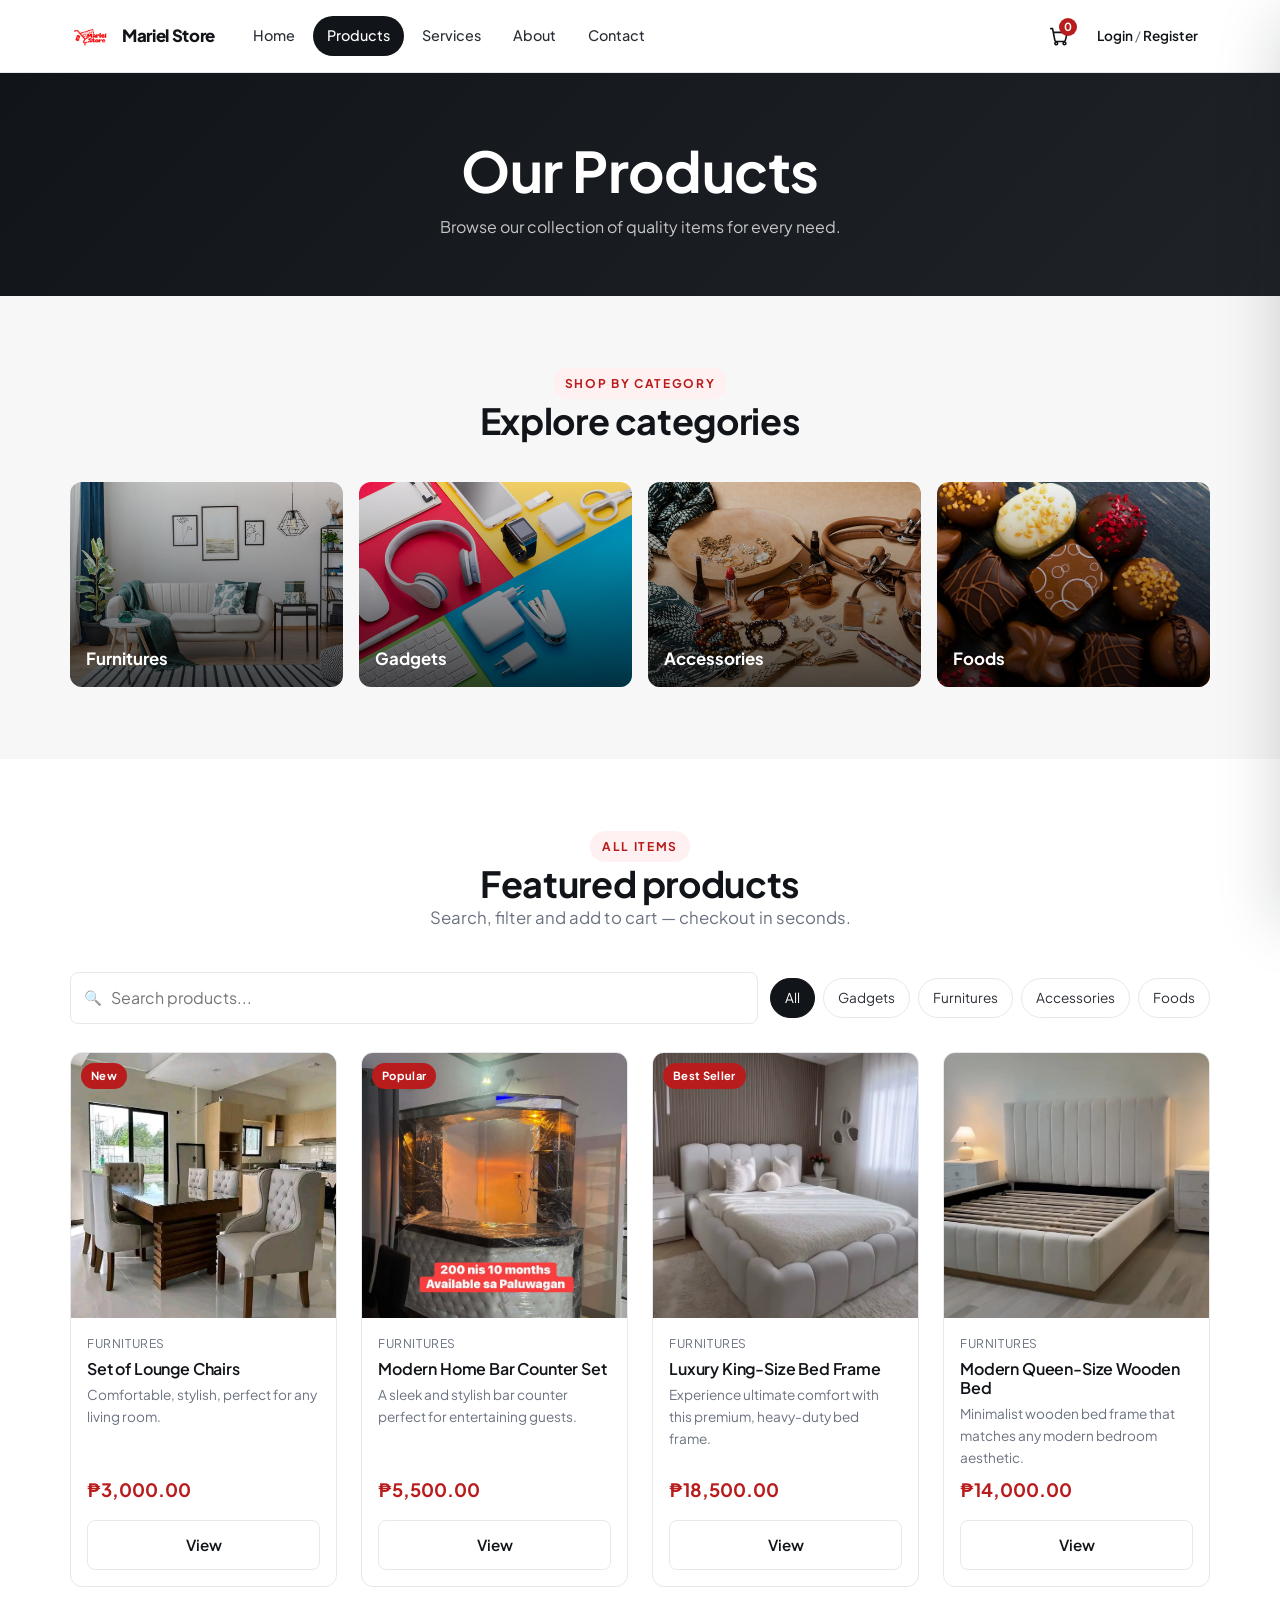
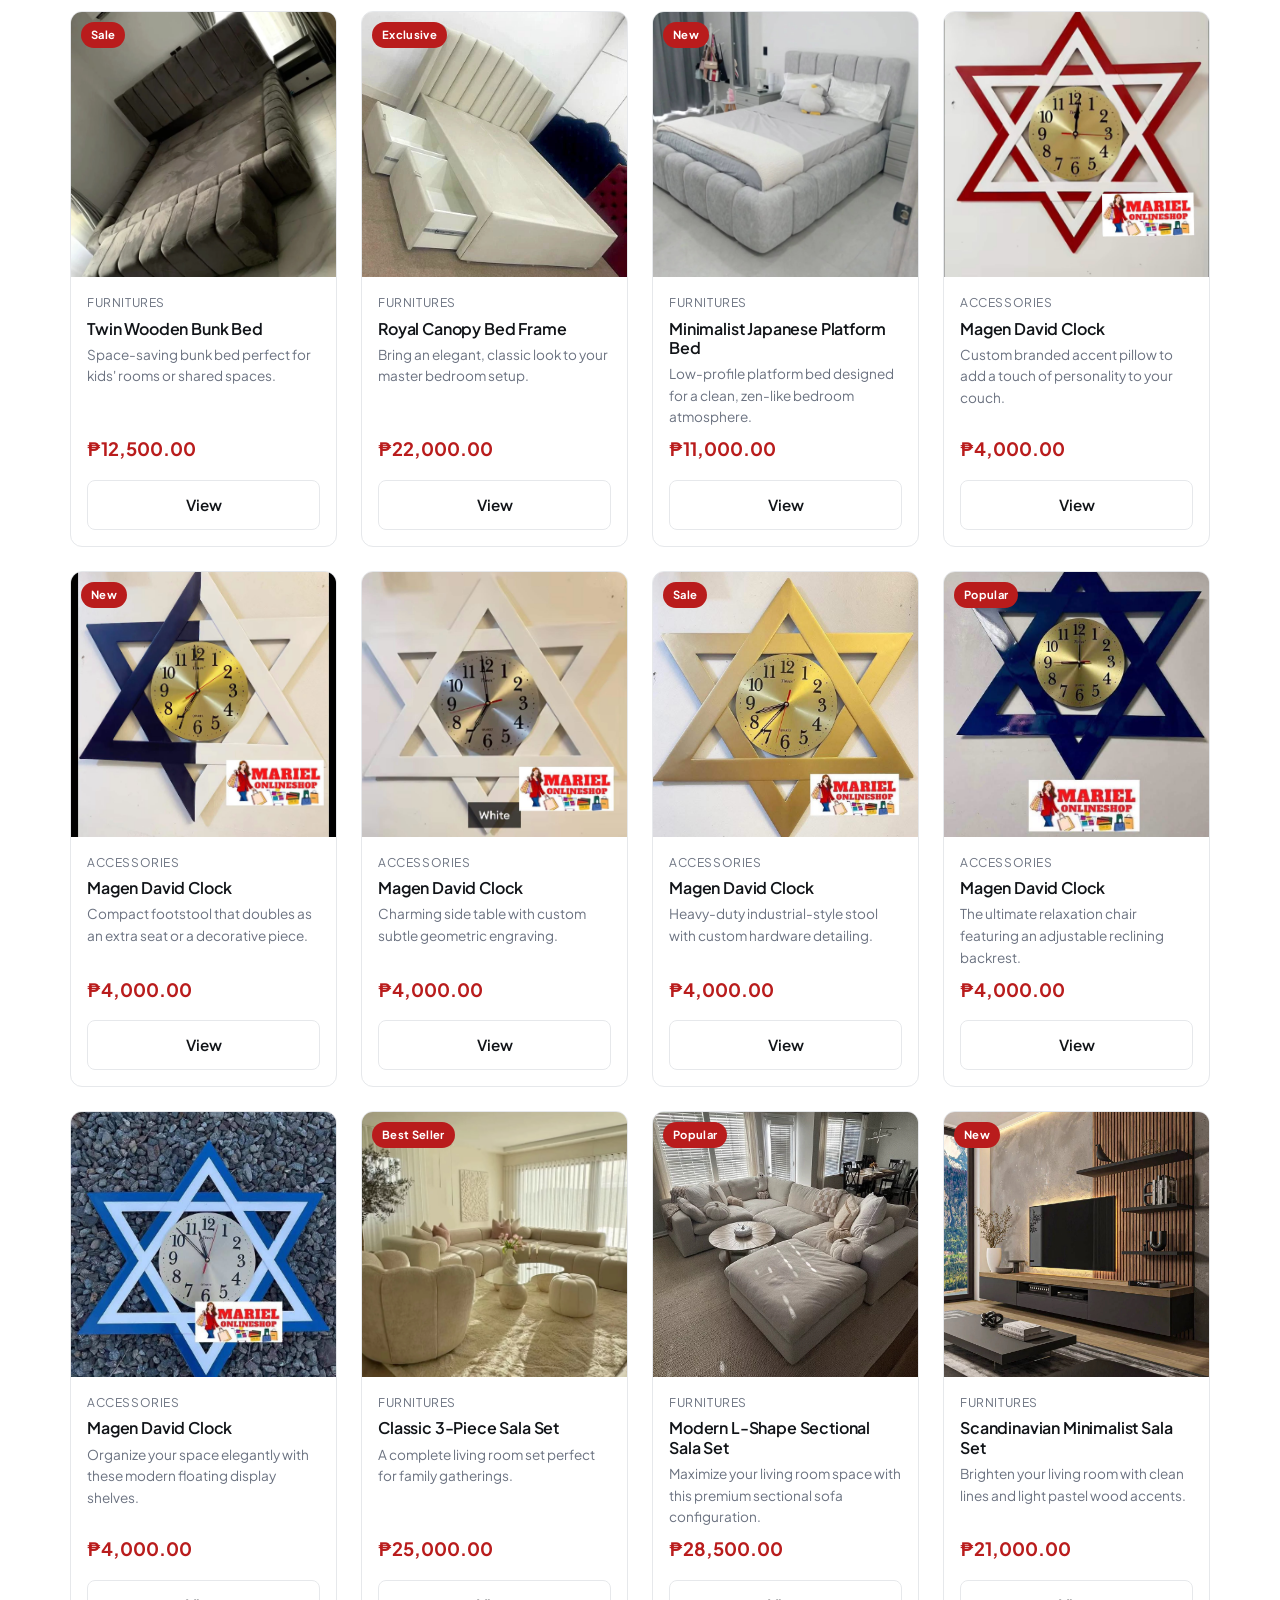
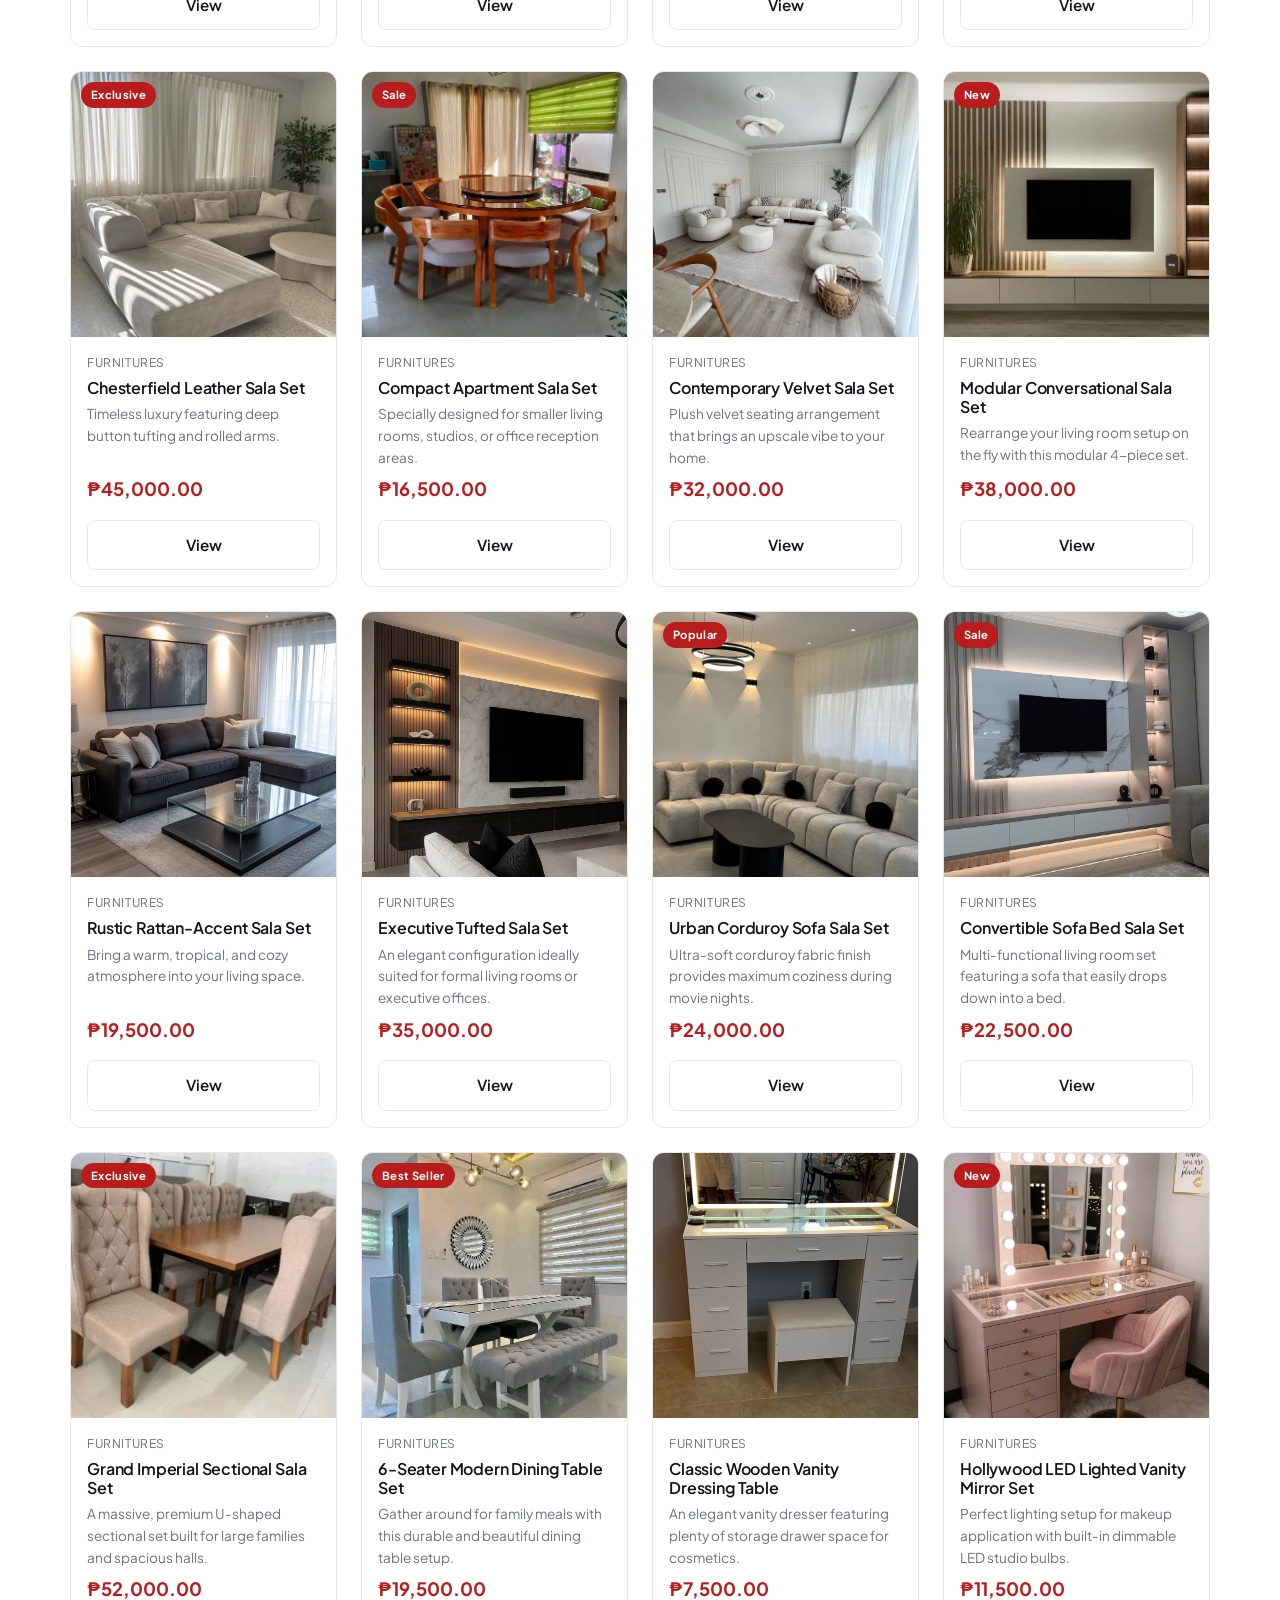
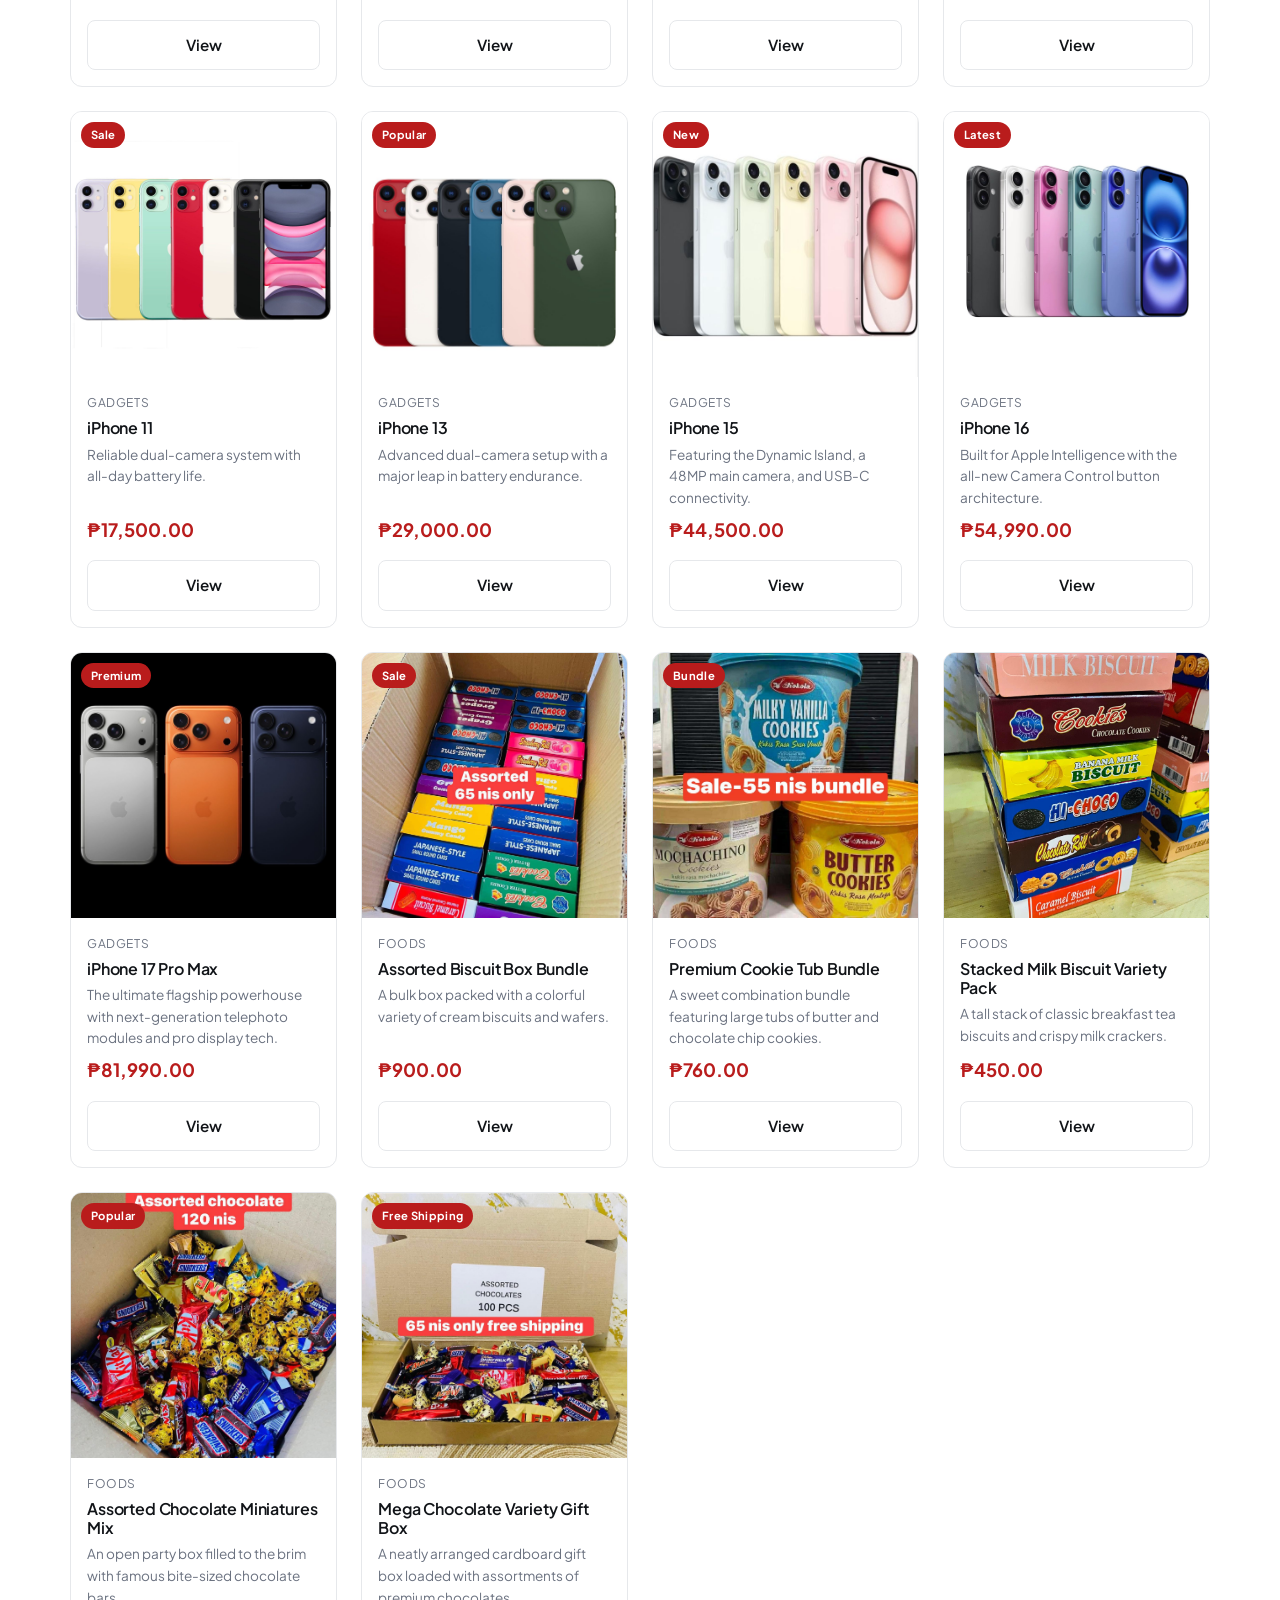
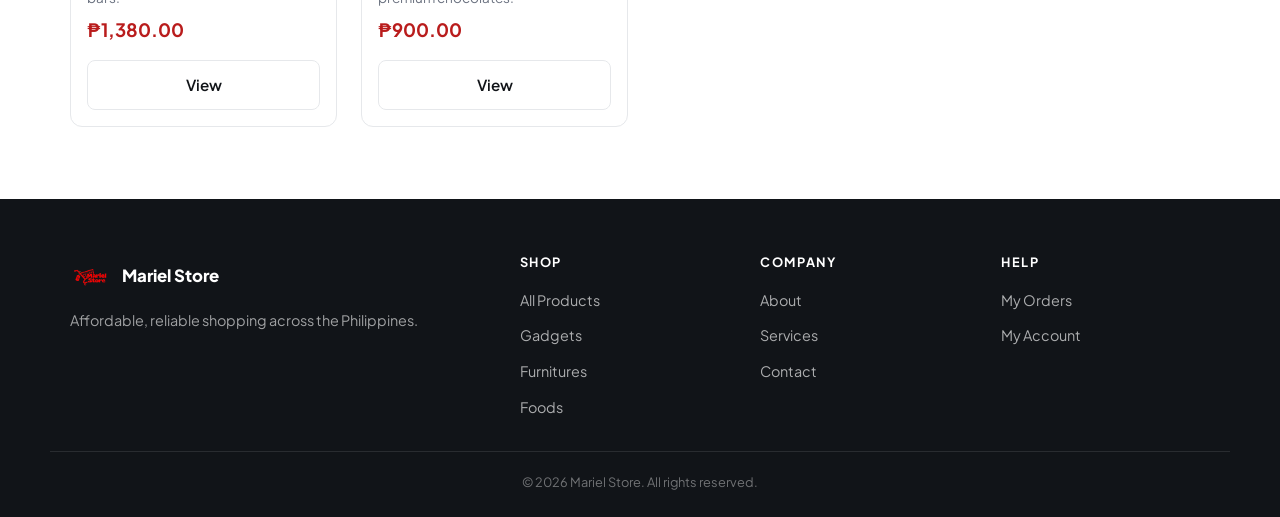
<file: pages/products.html>
<!DOCTYPE html>
<html lang="en">
<head>
  <meta charset="UTF-8">
  <meta name="viewport" content="width=device-width, initial-scale=1.0">
  <title>Products | Mariel Store</title>
  <meta name="description" content="Browse quality gadgets, appliances, furniture, and more at Mariel Store.">
  <link rel="stylesheet" href="../style.css">
  <link rel="icon" href="../images/logo.png">
</head>
<body data-page="products">

<div id="site-header"></div>

<section class="page-header">
  <div class="container">
    <h1>Our <em>Products</em></h1>
    <p>Browse our collection of quality items for every need.</p>
  </div>
</section>

<section class="section">
  <div class="container">
    <div class="section-head reveal">
      <span class="eyebrow">Shop by Category</span>
      <h2>Explore <em>categories</em></h2>
    </div>
    <div class="cats reveal">
      <a class="cat" href="?cat=furnitures"><img src="../images/products/furniture.jpg" alt="Furnitures Category"><span>Furnitures</span></a>
      <a class="cat" href="?cat=gadgets"><img src="../images/products/gadgets.jpg" alt="Gadgets Category"><span>Gadgets</span></a>
      <a class="cat" href="?cat=accessories"><img src="../images/products/accessories.jpg" alt="Accessories Category"><span>Accessories</span></a>
      <a class="cat" href="?cat=foods"><img src="../images/products/foods.jpg" alt="Foods Category"><span>Foods</span></a>
    </div>
  </div>
</section>

<section class="section section-white">
  <div class="container">
    <div class="section-head reveal">
      <span class="eyebrow">All Items</span>
      <h2>Featured <em>products</em></h2>
      <p class="lead">Search, filter and add to cart — checkout in seconds.</p>
    </div>
    <div class="toolbar" id="products-toolbar"></div>
    <div class="products" id="products-grid" style="scroll-margin-top: 80px"></div>
  </div>
</section>

<div id="site-footer"></div>

<script src="../script.js"></script>
</body>
</html>
</file>
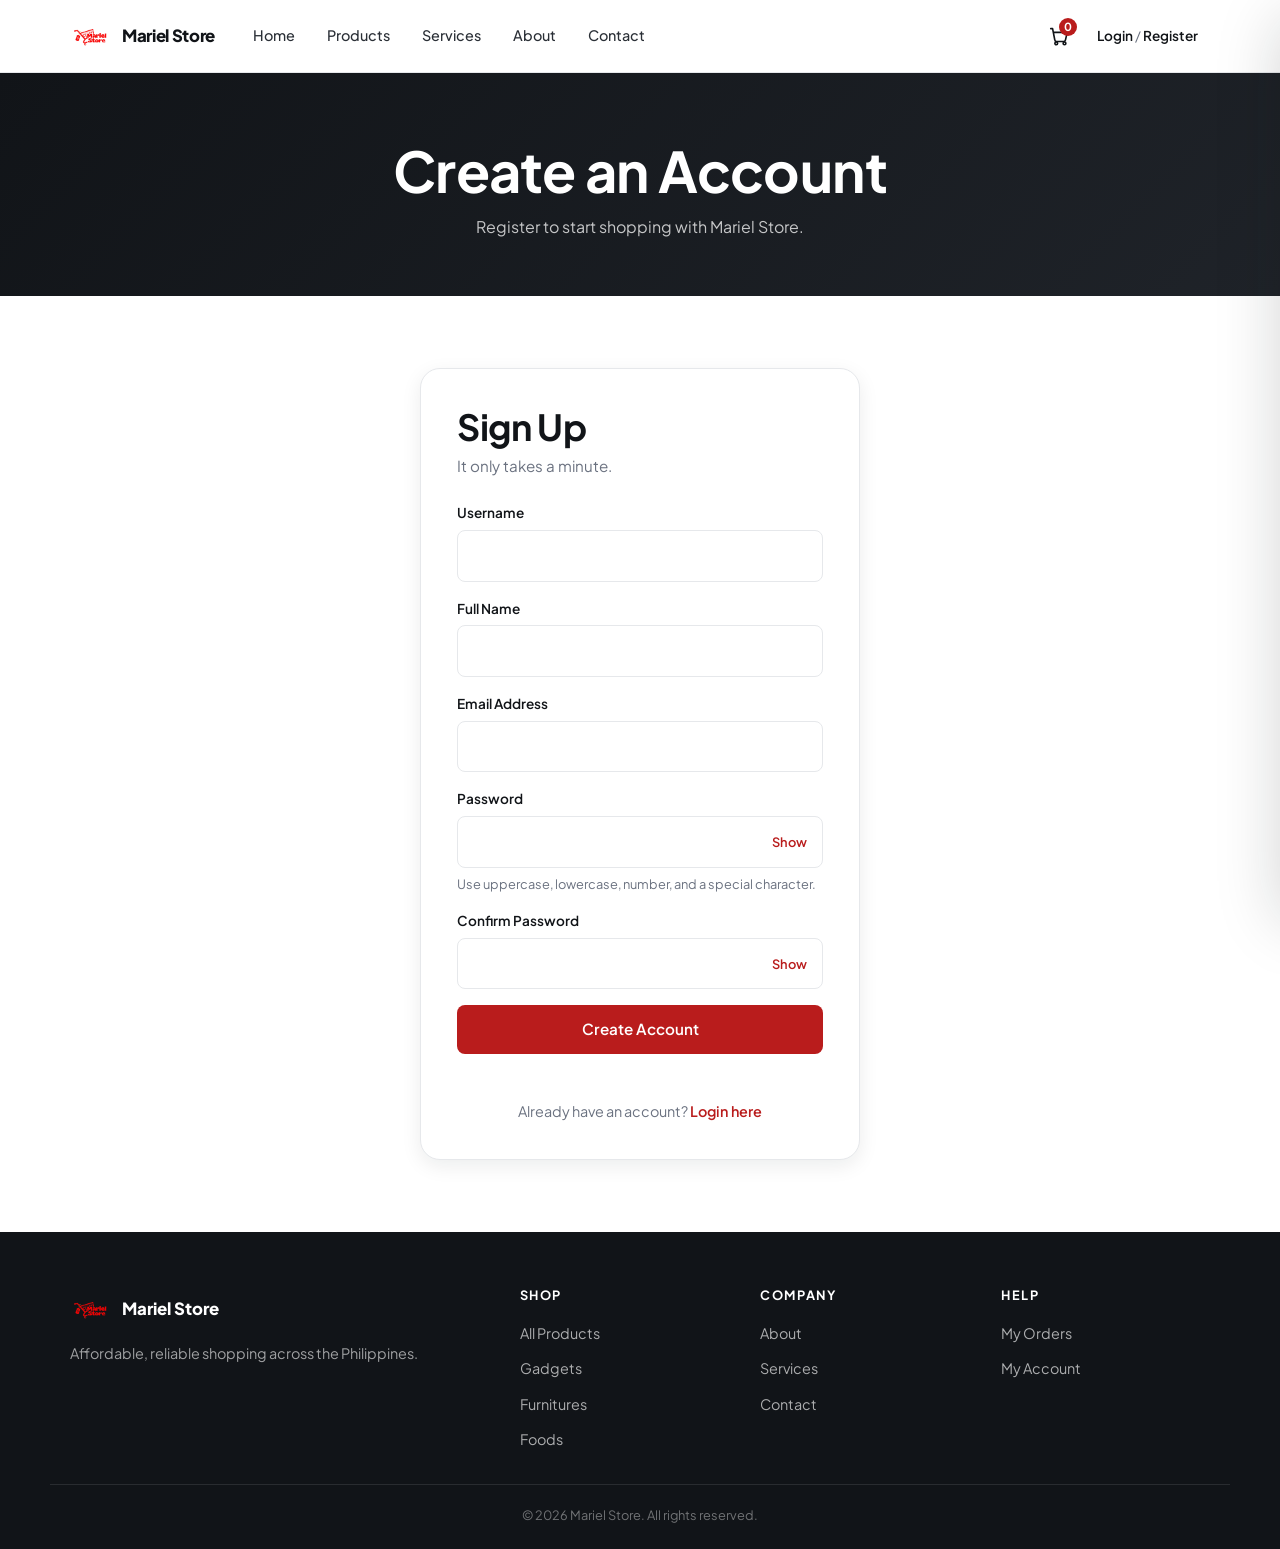
<file: pages/register.html>
<!doctype html>
<html lang="en">
  <head>
    <meta charset="UTF-8" />
    <meta name="viewport" content="width=device-width, initial-scale=1.0" />
    <title>Register | Mariel Store</title>
    <meta name="description" content="Create a Mariel Store account to start shopping with flexible installment plans across the Philippines.">
    <link rel="stylesheet" href="../style.css" />
    <link rel="icon" href="../images/logo.png" />
  </head>
  <body data-page="register">
    <div id="site-header"></div>

    <section class="page-header">
      <div class="container">
        <h1>Create an <em>Account</em></h1>
        <p>Register to start shopping with Mariel Store.</p>
      </div>
    </section>

    <section class="section section-white">
      <div class="container">
        <div class="auth-card">
          <h2>Sign Up</h2>
          <p class="lead">It only takes a minute.</p>

          <form id="register-form" novalidate>
            <div class="field">
              <label for="username">Username</label>
              <input type="text" id="username" required />
            </div>
            <div class="field">
              <label for="full-name">Full Name</label>
              <input type="text" id="full-name" required />
            </div>
            <div class="field">
              <label for="email">Email Address</label>
              <input type="email" id="email" required />
            </div>
            <div class="field">
              <label for="password">Password</label>
              <div class="password-wrap">
                <input type="password" id="password" required />
                <button
                  type="button"
                  class="password-toggle"
                  data-toggle="password"
                  data-group="register-pw"
                  aria-label="Show password"
                >
                  Show
                </button>
              </div>
              <p id="password-hint" class="hint">
                Use uppercase, lowercase, number, and a special character.
              </p>
            </div>
            <div class="field">
              <label for="confirm-password">Confirm Password</label>
              <div class="password-wrap">
                <input type="password" id="confirm-password" required />
                <button
                  type="button"
                  class="password-toggle"
                  data-toggle="confirm-password"
                  data-group="register-pw"
                  aria-label="Show password"
                >
                  Show
                </button>
              </div>
            </div>
            <button type="submit" class="btn btn-block">Create Account</button>
          </form>

          <p id="form-message" class="form-msg"></p>

          <p class="auth-switch">
            Already have an account? <a href="login.html">Login here</a>
          </p>
        </div>
      </div>
    </section>

    <div id="site-footer"></div>

    <script src="../script.js"></script>
  </body>
</html>
</file>
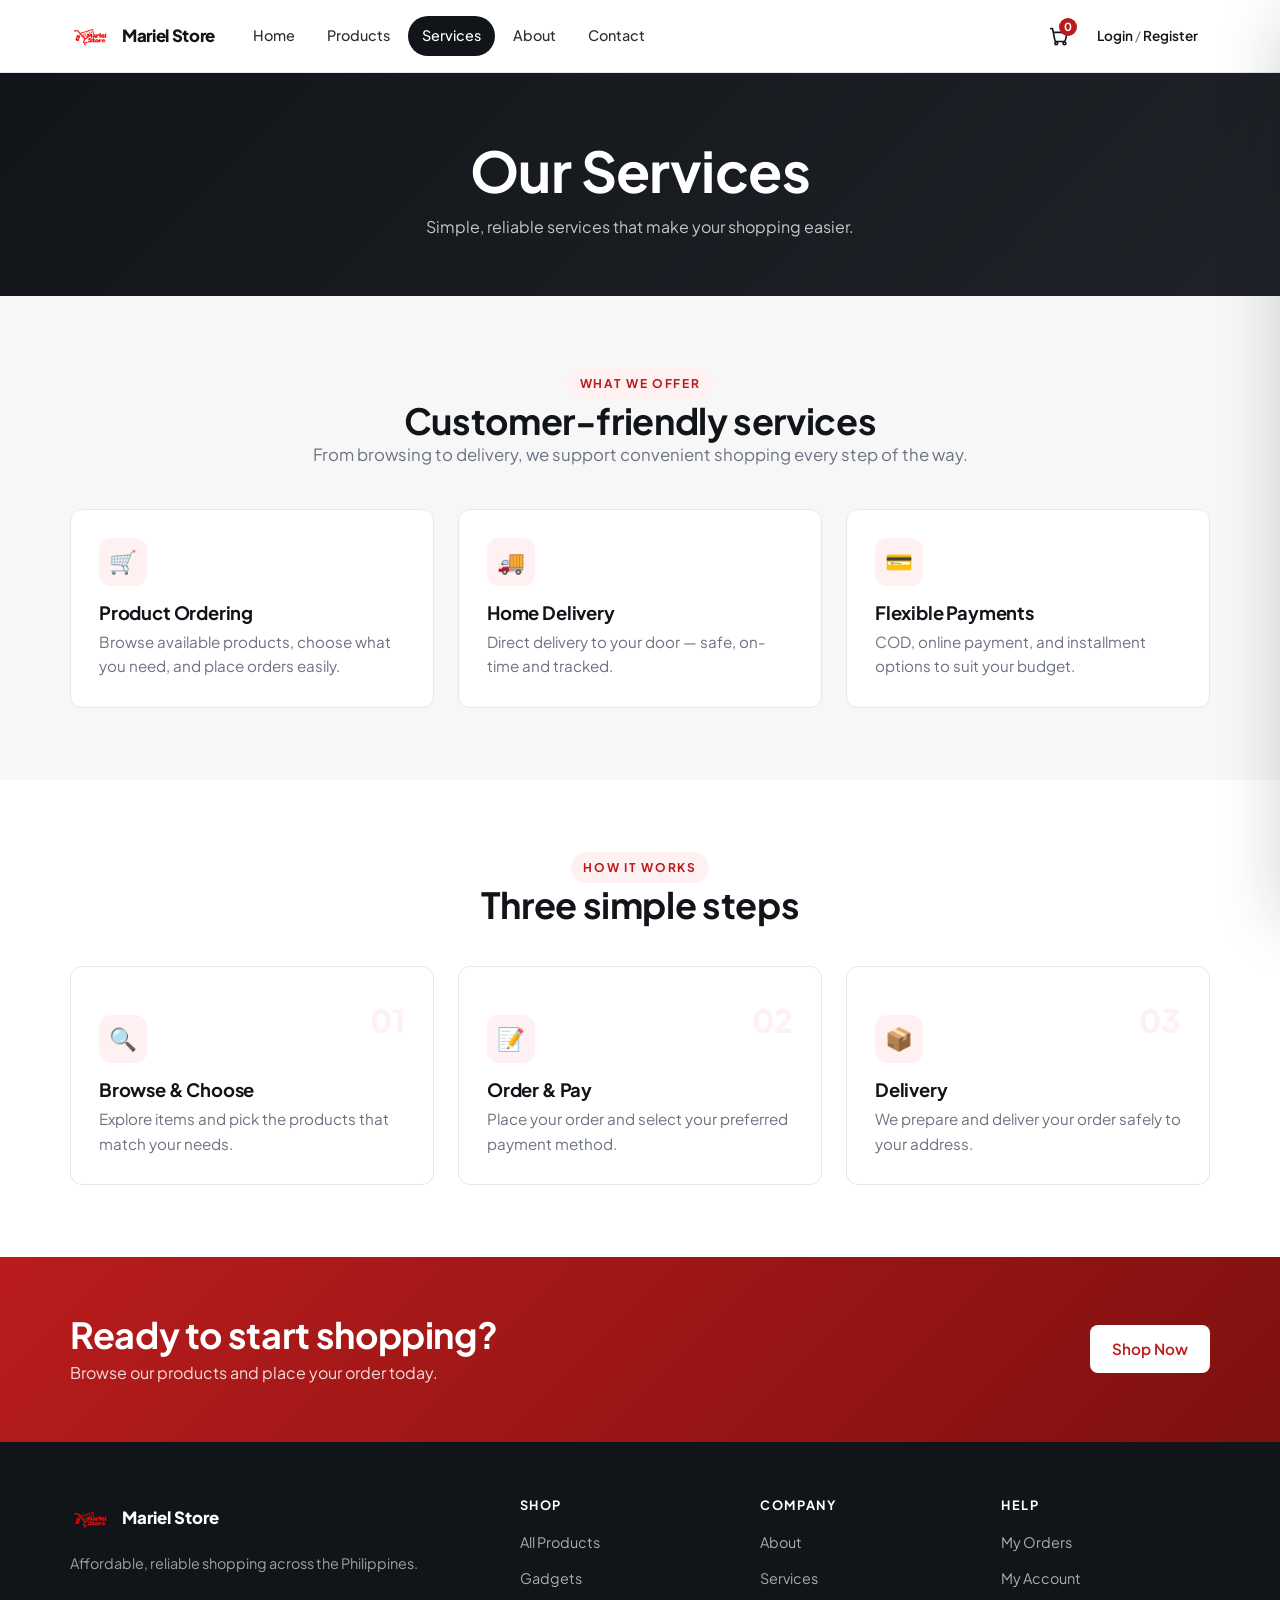
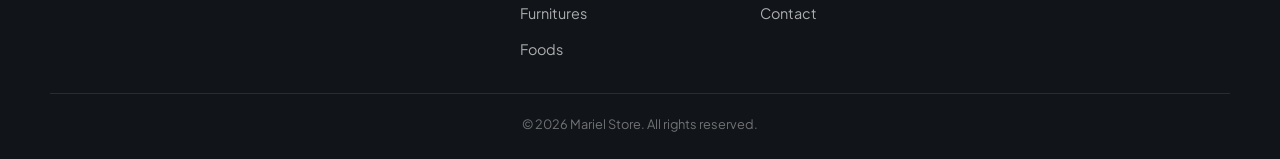
<file: pages/services.html>
<!DOCTYPE html>
<html lang="en">
<head>
  <meta charset="UTF-8">
  <meta name="viewport" content="width=device-width, initial-scale=1.0">
  <title>Services | Mariel Store</title>
  <link rel="stylesheet" href="../style.css">
  <link rel="icon" href="../images/logo.png">
</head>
<body data-page="services">

<div id="site-header"></div>

<section class="page-header">
  <div class="container">
    <h1>Our <em>Services</em></h1>
    <p>Simple, reliable services that make your shopping easier.</p>
  </div>
</section>

<section class="section">
  <div class="container">
    <div class="section-head reveal">
      <span class="eyebrow">What We Offer</span>
      <h2>Customer-friendly <em>services</em></h2>
      <p class="lead">From browsing to delivery, we support convenient shopping every step of the way.</p>
    </div>
    <div class="grid grid-3 reveal">
      <div class="card"><div class="icon">🛒</div><h3>Product Ordering</h3><p>Browse available products, choose what you need, and place orders easily.</p></div>
      <div class="card"><div class="icon">🚚</div><h3>Home Delivery</h3><p>Direct delivery to your door — safe, on-time and tracked.</p></div>
      <div class="card"><div class="icon">💳</div><h3>Flexible Payments</h3><p>COD, online payment, and installment options to suit your budget.</p></div>
    </div>
  </div>
</section>

<section class="section section-white">
  <div class="container">
    <div class="section-head reveal">
      <span class="eyebrow">How It Works</span>
      <h2>Three simple <em>steps</em></h2>
    </div>
    <div class="grid grid-3 reveal">
      <div class="card step"><div class="num">01</div><div class="icon">🔍</div><h3>Browse & Choose</h3><p>Explore items and pick the products that match your needs.</p></div>
      <div class="card step"><div class="num">02</div><div class="icon">📝</div><h3>Order & Pay</h3><p>Place your order and select your preferred payment method.</p></div>
      <div class="card step"><div class="num">03</div><div class="icon">📦</div><h3>Delivery</h3><p>We prepare and deliver your order safely to your address.</p></div>
    </div>
  </div>
</section>

<section class="cta">
  <div class="container">
    <div>
      <h2>Ready to start shopping?</h2>
      <p>Browse our products and place your order today.</p>
    </div>
    <a href="products.html" class="btn btn-light">Shop Now</a>
  </div>
</section>

<div id="site-footer"></div>

<script src="../script.js"></script>
</body>
</html>
</file>
<file: style.css>
/* =========================================================
   Mariel Store — stylesheet
   ---------------------------------------------------------
   Sections (search by header text to jump):
     1.  Variables / tokens (:root)
     2.  Reset + base
     3.  Layout helpers
     4.  Typography
     5.  Buttons
     6.  Header / Nav
     7.  Hero / Page header
     8.  Cards / Split / Categories
     9.  Products grid + Product detail
     10. Contact / CTA / Footer
     11. Auth + Account
     12. Cart drawer + Mobile menu + Toast
     13. Reveal on scroll
     14. Checkout              — checkout.html
     15. Orders                — orders.html
     16. Saved addresses        — account.html
     17. Responsive / Media queries (all consolidated here)
   Naming: state classes use plain words (.open, .active, .hidden,
   .on, .ok, .bad). Use --brand / --ink / --line / --bg tokens
   instead of raw hex values when editing.
   ========================================================= */

/* =========================================================
   Font definitions
   ========================================================= */
@font-face { font-family: "Plus Jakarta Sans"; font-style: normal; font-weight: 400; font-display: swap; src: url("./fonts/pjs-400.ttf") format("truetype"); }
@font-face { font-family: "Plus Jakarta Sans"; font-style: normal; font-weight: 500; font-display: swap; src: url("./fonts/pjs-500.ttf") format("truetype"); }
@font-face { font-family: "Plus Jakarta Sans"; font-style: normal; font-weight: 600; font-display: swap; src: url("./fonts/pjs-600.ttf") format("truetype"); }
@font-face { font-family: "Plus Jakarta Sans"; font-style: normal; font-weight: 700; font-display: swap; src: url("./fonts/pjs-700.ttf") format("truetype"); }
@font-face { font-family: "Plus Jakarta Sans"; font-style: normal; font-weight: 800; font-display: swap; src: url("./fonts/pjs-800.ttf") format("truetype"); }

/* =========================================================
   1. Variables / tokens
   ========================================================= */
:root {
  /* Brand */
  --brand:        #b91c1c;
  --brand-dark:   #7f1010;
  --brand-soft:   #fff1f1;
  --brand-border: #ffd9d3;   /* border for brand-tinted panels */

  /* Ink / text */
  --ink:   #111418;
  --ink-2: #2a2f36;
  --muted: #6b7280;

  /* Surfaces */
  --line: #e6e8eb;
  --bg:   #f7f7f8;
  --card: #ffffff;

  /* Status */
  --ok:   #15803d;
  --warn: #b45309;

  /* Danger — used by delete buttons */
  --danger:      #c0392b;
  --danger-dark: #a83224;

  /* Address accent (warm gold) */
  --addr-accent:     #cdb38b;
  --addr-soft:       #fbf6ec;
  --addr-label-bg:   #f3eee5;
  --addr-label-text: #6b5a3a;

  /* Shadows */
  --shadow-sm: 0 1px 2px rgba(17, 20, 24, .06);
  --shadow:    0 6px 20px rgba(17, 20, 24, .08);
  --shadow-lg: 0 20px 60px rgba(17, 20, 24, .18);

  /* Shape */
  --radius:    12px;
  --radius-sm: 8px;
  --radius-lg: 20px;

  /* Layout */
  --container: 1180px;
  --header-h:  72px;

  /* Transitions */
  --t: .2s ease;
}

/* =========================================================
   2. Reset + base
   ========================================================= */
*, *::before, *::after { box-sizing: border-box; }
* { margin: 0; padding: 0; }
html { scroll-behavior: smooth; }
body {
  font-family: "Plus Jakarta Sans", system-ui, -apple-system, "Segoe UI", Roboto, sans-serif;
  color: var(--ink);
  background: var(--bg);
  line-height: 1.6;
  -webkit-font-smoothing: antialiased;
}
img, svg, video { display: block; max-width: 100%; }
a { color: inherit; text-decoration: none; }
ul { list-style: none; }
button { font: inherit; cursor: pointer; border: 0; background: none; color: inherit; }
input, textarea, select { font: inherit; color: inherit; }

/* =========================================================
   3. Layout helpers
   ========================================================= */
.container { width: 100%; max-width: var(--container); margin-inline: auto; padding-inline: 20px; }
.section { padding: 72px 0; }
.section-tight { padding: 48px 0; }
.section-white { background: #fff; }
.section-soft { background: var(--brand-soft); }
.center { text-align: center; }
.stack { display: flex; flex-direction: column; gap: 16px; }
.row { display: flex; gap: 16px; flex-wrap: wrap; align-items: center; }
.grid { display: grid; gap: 24px; }
.grid-2 { grid-template-columns: repeat(auto-fit, minmax(280px, 1fr)); }
.grid-3 { grid-template-columns: repeat(auto-fit, minmax(240px, 1fr)); }
.grid-4 { grid-template-columns: repeat(auto-fit, minmax(220px, 1fr)); }
.hidden { display: none !important; }
.spacer { flex: 1; }
.muted { color: var(--muted); }

/* =========================================================
   4. Typography
   ========================================================= */
h1, h2, h3, h4 { color: var(--ink); line-height: 1.2; font-weight: 700; letter-spacing: -.01em; }
h1 { font-size: clamp(2rem, 4vw + 1rem, 3.5rem); }
h2 { font-size: clamp(1.5rem, 2vw + 1rem, 2.25rem); }
h3 { font-size: 1.15rem; }
h4 { font-size: .95rem; }
p { color: var(--ink-2); }
em { color: inherit; font-style: normal; }
.eyebrow {
  display: inline-block; font-size: .75rem; font-weight: 700;
  letter-spacing: .14em; text-transform: uppercase;
  color: var(--brand); background: var(--brand-soft);
  padding: 6px 12px; border-radius: 999px;
}
.lead { font-size: 1.05rem; color: var(--muted); max-width: 60ch; }
.section-head { text-align: center; max-width: 720px; margin: 0 auto 40px; }
.section-head .lead { margin-inline: auto; }

/* =========================================================
   5. Buttons
   ========================================================= */
.btn {
  display: inline-flex; align-items: center; justify-content: center; gap: 8px;
  padding: 12px 22px; border-radius: var(--radius-sm);
  font-weight: 600; font-size: .95rem;
  transition: transform var(--t), background var(--t), color var(--t), box-shadow var(--t);
  white-space: nowrap;
  background: var(--brand); color: #fff;
}
.btn:hover { background: var(--brand-dark); transform: translateY(-1px); box-shadow: var(--shadow); }
.btn-outline {
  background: transparent; color: var(--ink);
  border: 1.5px solid var(--line);
}
.btn-outline:hover { border-color: var(--ink); background: var(--ink); color: #fff; }
.btn-ghost {
  background: transparent; color: var(--ink);
}
.btn-ghost:hover { background: var(--brand-soft); color: var(--brand); }
.btn-light {
  background: #fff; color: var(--brand);
}
.btn-light:hover { background: var(--ink); color: #fff; }
.btn-sm { padding: 6px 12px; font-size: .82rem; }
.btn-block { width: 100%; }
.btn-danger {
  background: var(--danger); color: #fff; border: 1px solid var(--danger);
}
.btn-danger:hover { background: var(--danger-dark); border-color: var(--danger-dark); }
.btn-icon {
  width: 40px; height: 40px; padding: 0; border-radius: 999px;
  display: inline-grid; place-items: center; position: relative;
  background: transparent; color: var(--ink);
}
.btn-icon:hover { background: var(--brand-soft); color: var(--brand); }
.btn-icon .badge {
  position: absolute; top: 2px; right: 2px;
  min-width: 18px; height: 18px; padding: 0 5px;
  background: var(--brand); color: #fff;
  font-size: .7rem; font-weight: 700; border-radius: 999px;
  display: grid; place-items: center;
}

/* =========================================================
   6. Header / Nav
   ========================================================= */
.site-header {
  position: sticky; top: 0; z-index: 50;
  background: rgba(255,255,255,.92);
  backdrop-filter: saturate(180%) blur(10px);
  -webkit-backdrop-filter: saturate(180%) blur(10px);
  border-bottom: 1px solid var(--line);
}
.nav {
  display: flex; align-items: center; gap: 24px;
  height: var(--header-h);
}
.nav .brand { display: flex; align-items: center; gap: 10px; }
.nav .brand img { height: 42px; width: auto; }
.nav .brand span { font-weight: 800; letter-spacing: -.02em; font-size: 1.05rem; }
.nav-links {
  display: flex; align-items: center; gap: 4px; flex: 1;
}
.nav-links a {
  padding: 8px 14px; border-radius: 999px;
  font-size: .9rem; font-weight: 500; color: var(--ink-2);
  transition: background var(--t), color var(--t);
}
.nav-links a:hover { background: var(--brand-soft); color: var(--brand); }
.nav-links a.active { background: var(--ink); color: #fff; }
.nav-actions { display: flex; align-items: center; gap: 6px; }
.nav-actions .auth-text {
  font-size: .85rem; color: var(--muted); padding: 8px 12px;
}
.nav-actions .auth-text a { color: var(--ink); font-weight: 600; }
.nav-actions .auth-text a:hover { color: var(--brand); }

/* User account dropdown */
.user-menu { position: relative; }
.user-trigger {
  display: inline-flex; align-items: center; gap: 8px;
  padding: 6px 12px 6px 6px; border-radius: 999px;
  background: var(--brand-soft); color: var(--brand);
  font-weight: 600; font-size: .85rem;
}
.user-trigger .avatar {
  width: 28px; height: 28px; border-radius: 999px;
  background: var(--brand); color: #fff;
  display: grid; place-items: center; font-size: .8rem; font-weight: 700;
}
/* Fades in on hover or when a child receives keyboard focus */
.user-dropdown {
  position: absolute; right: 0; top: calc(100% + 8px);
  background: #fff; border: 1px solid var(--line);
  border-radius: var(--radius); box-shadow: var(--shadow);
  min-width: 200px; padding: 6px; opacity: 0; visibility: hidden;
  transform: translateY(-4px); transition: var(--t);
}
.user-menu:hover .user-dropdown,
.user-menu:focus-within .user-dropdown {
  opacity: 1; visibility: visible; transform: translateY(0);
}
.user-dropdown a, .user-dropdown button {
  display: block; padding: 10px 12px; border-radius: var(--radius-sm);
  font-size: .9rem; color: var(--ink-2); width: 100%; text-align: left;
}
.user-dropdown a:hover, .user-dropdown button:hover {
  background: var(--brand-soft); color: var(--brand);
}

/* Hidden on desktop; shown via hamburger on mobile */
.menu-toggle { display: none; }

/* =========================================================
   7. Hero / Page header
   ========================================================= */
.hero {
  position: relative;
  background:
    linear-gradient(135deg, rgba(17,20,24,.78), rgba(127,16,16,.6)),
    url("./images/hero-img.webp") center/cover no-repeat;
  color: #fff;
  padding: clamp(72px, 12vw, 140px) 0;
  overflow: hidden;
}
.hero .container { max-width: 820px; text-align: center; }
.hero .eyebrow { background: rgba(255,255,255,.15); color: #fff; }
.hero h1 { color: #fff; margin: 18px 0 16px; }
.hero h1 em { color: inherit; }
.hero p { color: rgba(255,255,255,.88); font-size: 1.1rem; max-width: 60ch; margin: 0 auto 28px; }
.hero .row { justify-content: center; }

/* Dark banner used on all inner pages */
.page-header {
  background: linear-gradient(135deg, var(--ink) 0%, #1f2329 100%);
  color: #fff; padding: 64px 0 56px; text-align: center;
}
.page-header h1 { color: #fff; margin-bottom: 10px; }
.page-header h1 em { color: inherit; }
.page-header p { color: rgba(255,255,255,.75); max-width: 60ch; margin-inline: auto; }

/* =========================================================
   8. Cards / Split / Categories
   ========================================================= */

/* Feature / value cards */
.card {
  background: var(--card); border: 1px solid var(--line);
  border-radius: var(--radius); padding: 28px;
  transition: var(--t);
}
.card:hover { transform: translateY(-3px); box-shadow: var(--shadow); border-color: transparent; }
.card .icon {
  width: 48px; height: 48px; border-radius: 12px;
  background: var(--brand-soft); color: var(--brand);
  display: grid; place-items: center; font-size: 1.4rem; margin-bottom: 16px;
}
.card h3 { margin-bottom: 6px; }
.card p { font-size: .95rem; color: var(--muted); }

/* Numbered step cards */
.step { position: relative; padding-top: 48px; }
.step .num {
  position: absolute; top: 28px; right: 28px;
  font-size: 2rem; font-weight: 800; color: var(--brand-soft);
}

/* Two-column image + text block */
.split {
  display: grid; gap: 40px;
  grid-template-columns: 1fr;
  align-items: center;
}
.split img { width: 100%; height: 100%; max-height: 460px; object-fit: cover; border-radius: var(--radius-lg); box-shadow: var(--shadow); }
.split .stack { gap: 20px; }
.split ul { display: flex; flex-direction: column; gap: 10px; margin-top: 6px; }
.split ul li {
  padding-left: 28px; position: relative; color: var(--ink-2);
}
.split ul li::before {
  content: "✓"; position: absolute; left: 0; top: 0;
  width: 20px; height: 20px; border-radius: 999px;
  background: var(--brand); color: #fff;
  display: grid; place-items: center; font-size: .7rem; font-weight: 700;
}

/* Category image tiles — isolation prevents ::after overlay from bleeding */
.cats { display: grid; gap: 16px; grid-template-columns: repeat(auto-fit, minmax(180px, 1fr)); }
.cat {
  position: relative; aspect-ratio: 4/3; border-radius: var(--radius);
  overflow: hidden; cursor: pointer; isolation: isolate;
}
.cat img { width: 100%; height: 100%; object-fit: cover; transition: transform .5s ease; }
.cat::after {
  content: ""; position: absolute; inset: 0;
  background: linear-gradient(180deg, rgba(0,0,0,.05) 0%, rgba(0,0,0,.7) 100%);
}
.cat span {
  position: absolute; left: 16px; bottom: 14px; z-index: 1;
  color: #fff; font-weight: 700; font-size: 1.05rem;
}
.cat:hover img { transform: scale(1.06); }

/* =========================================================
   9. Products grid + Product detail
   ========================================================= */
.toolbar {
  display: flex; gap: 12px; flex-wrap: wrap; margin-bottom: 28px;
  align-items: center;
}
.toolbar .search {
  flex: 1; min-width: 220px; position: relative;
}
.toolbar .search input {
  width: 100%; padding: 12px 14px 12px 40px;
  background: #fff; border: 1px solid var(--line); border-radius: var(--radius-sm);
  outline: none; transition: border var(--t), box-shadow var(--t);
}
.toolbar .search input:focus { border-color: var(--brand); box-shadow: 0 0 0 3px var(--brand-soft); }
.toolbar .search::before {
  content: "🔍"; position: absolute; left: 14px; top: 50%; transform: translateY(-50%);
  font-size: .9rem; opacity: .6;
}
.chips { display: flex; gap: 8px; flex-wrap: wrap; }
.chip {
  padding: 8px 14px; border-radius: 999px;
  background: #fff; border: 1px solid var(--line);
  font-size: .85rem; color: var(--ink-2); transition: var(--t);
}
.chip:hover { border-color: var(--brand); color: var(--brand); }
.chip.active { background: var(--ink); color: #fff; border-color: var(--ink); }

.products { display: grid; gap: 24px; grid-template-columns: repeat(auto-fill, minmax(240px, 1fr)); }
.product {
  background: #fff; border: 1px solid var(--line); border-radius: var(--radius);
  overflow: hidden; transition: var(--t); display: flex; flex-direction: column;
  position: relative;
}
.product:hover { transform: translateY(-4px); box-shadow: var(--shadow); border-color: transparent; }
.product .media {
  display: block; text-decoration: none;
  position: relative; aspect-ratio: 1/1; overflow: hidden; background: var(--bg);
}
.product .media img { width: 100%; height: 100%; object-fit: cover; transition: transform .4s ease; }
.product:hover .media img { transform: scale(1.05); }
.product .tag {
  position: absolute; top: 10px; left: 10px;
  background: var(--brand); color: #fff; font-size: .7rem; font-weight: 700;
  padding: 4px 10px; border-radius: 999px; letter-spacing: .03em;
}
.product .info { padding: 16px; display: flex; flex-direction: column; gap: 6px; flex: 1; }
.product .cat-label { font-size: .75rem; color: var(--muted); text-transform: uppercase; letter-spacing: .05em; }
.product h3 { font-size: 1rem; font-weight: 600; }
.product h3 a { color: inherit; text-decoration: none; }
.product h3 a:hover { color: var(--brand); }
.product .price { font-size: 1.15rem; font-weight: 700; color: var(--brand); margin-top: auto; }
.product .actions { display: flex; gap: 8px; padding: 0 16px 16px; }
.product .actions .btn { flex: 1; }

/* Empty / no-results state */
.empty {
  text-align: center; padding: 60px 20px; color: var(--muted);
}
.empty .icon { font-size: 2.5rem; margin-bottom: 10px; }

/* Breadcrumb — product.html */
.crumbs { font-size: .85rem; color: var(--muted); margin-bottom: 24px; }
.crumbs a { color: var(--muted); text-decoration: none; text-transform: capitalize; }
.crumbs a:hover { color: var(--brand); }
.crumbs span { color: var(--ink); text-transform: capitalize; }

/* Product detail layout — product.html */
.product-detail {
  display: grid; grid-template-columns: 1fr 1fr; gap: 48px; align-items: start;
}
.pd-media {
  position: relative; aspect-ratio: 1/1; background: var(--bg);
  border-radius: var(--radius); overflow: hidden;
}
.pd-media img { width: 100%; height: 100%; object-fit: cover; }
.pd-media .tag {
  position: absolute; top: 14px; left: 14px;
  background: var(--ink); color: #fff; padding: 5px 12px;
  border-radius: 999px; font-size: .75rem; font-weight: 600;
}
.pd-info h1 { font-size: 2rem; margin: 8px 0 12px; }
.pd-price { font-size: 1.75rem; font-weight: 800; color: var(--brand); margin-bottom: 16px; }
.stock-pill {
  display: inline-block; vertical-align: middle;
  margin-left: 10px; padding: 3px 10px; border-radius: 999px;
  color: #fff; font-size: .75rem; font-weight: 600;
}
.stock-pill.in  { background: var(--ok); }
.stock-pill.out { background: var(--brand); }
.pd-desc { color: var(--muted); line-height: 1.6; margin-bottom: 20px; }
.pd-meta {
  list-style: none; padding: 16px 0;
  border-top: 1px solid var(--line); border-bottom: 1px solid var(--line);
  margin-bottom: 20px; display: grid; gap: 8px; font-size: .9rem;
}
.pd-meta strong { color: var(--ink); margin-right: 6px; }
.pd-qty { margin-bottom: 20px; }
.pd-qty label { display: block; font-size: .85rem; color: var(--muted); margin-bottom: 8px; font-weight: 600; }
.qty-box { display: inline-flex; align-items: center; border: 1px solid var(--line); border-radius: var(--radius); overflow: hidden; }
.qty-box button { width: 40px; height: 44px; border: 0; background: transparent; cursor: pointer; font-size: 1.1rem; }
.qty-box button:hover { background: var(--bg); }
.qty-box input { width: 56px; height: 44px; border: 0; text-align: center; font-size: 1rem; font-family: inherit; -moz-appearance: textfield; }
.qty-box input::-webkit-outer-spin-button,
.qty-box input::-webkit-inner-spin-button { -webkit-appearance: none; margin: 0; }
.pd-actions { display: flex; gap: 12px; flex-wrap: wrap; }
.pd-actions .btn { flex: 1; min-width: 180px; }

/* =========================================================
   10. Contact / CTA / Footer
   ========================================================= */
.info-box {
  background: #fff; border: 1px solid var(--line);
  border-radius: var(--radius); padding: 28px;
}
.info-item {
  display: flex; gap: 14px; padding: 14px 0;
  border-bottom: 1px solid var(--line);
}
.info-item:last-child { border-bottom: 0; }
.info-icon {
  width: 42px; height: 42px; border-radius: 12px;
  background: var(--brand-soft); color: var(--brand);
  display: grid; place-items: center; font-size: 1.1rem; flex-shrink: 0;
}
.info-item h4 { margin-bottom: 2px; }
.info-item p { font-size: .9rem; color: var(--muted); }

.cta {
  background: linear-gradient(135deg, var(--brand) 0%, var(--brand-dark) 100%);
  color: #fff; padding: 56px 0;
}
.cta .container {
  display: flex; align-items: center; justify-content: space-between;
  gap: 24px; flex-wrap: wrap;
}
.cta h2 { color: #fff; margin-bottom: 4px; }
.cta p { color: rgba(255,255,255,.85); }

.site-footer {
  background: var(--ink); color: rgba(255,255,255,.7);
  padding: 56px 0 24px; margin-top: 0;
}
.footer-grid {
  display: grid; gap: 32px;
  grid-template-columns: 2fr 1fr 1fr 1fr;
  padding-bottom: 32px; border-bottom: 1px solid rgba(255,255,255,.1);
}
.site-footer .brand img { height: 42px; }
.site-footer .brand { color: #fff; font-weight: 800; font-size: 1.05rem; display: flex; align-items: center; gap: 10px; margin-bottom: 12px; }
.site-footer p { color: rgba(255,255,255,.6); font-size: .9rem; max-width: 36ch; }
.footer-col h4 {
  color: #fff; font-size: .8rem; text-transform: uppercase;
  letter-spacing: .12em; margin-bottom: 16px;
}
.footer-col ul { display: flex; flex-direction: column; gap: 10px; }
.footer-col a { font-size: .9rem; color: rgba(255,255,255,.65); transition: color var(--t); }
.footer-col a:hover { color: #fff; }
.footer-col p { font-size: .9rem; margin-bottom: 6px; }
.footer-col p strong { color: #fff; font-weight: 600; }
.footer-bottom {
  text-align: center; font-size: .8rem; color: rgba(255,255,255,.4);
  padding-top: 20px;
}

/* =========================================================
   11. Auth forms + Account — login.html / register.html / account.html
   ========================================================= */
.auth-card {
  max-width: 440px; margin: 0 auto;
  background: #fff; border: 1px solid var(--line);
  border-radius: var(--radius-lg); padding: 36px;
  box-shadow: var(--shadow);
}
.auth-card h2 { margin-bottom: 6px; }
.auth-card .lead { margin-bottom: 24px; font-size: .95rem; }

/* Shared form field (used across auth, account, checkout, addresses) */
.field { margin-bottom: 16px; }
.field label { display: block; margin-bottom: 6px; font-weight: 600; font-size: .85rem; }
.field input,
.field select,
.field textarea {
  width: 100%; padding: 12px 14px; border-radius: var(--radius-sm);
  border: 1px solid var(--line); background: #fff;
  transition: border var(--t), box-shadow var(--t);
  box-sizing: border-box;
}
.field input:focus,
.field select:focus,
.field textarea:focus {
  outline: none; border-color: var(--brand);
  box-shadow: 0 0 0 3px var(--brand-soft);
}
.field select {
  appearance: none;
  -webkit-appearance: none;
  background-image: url("data:image/svg+xml,%3Csvg xmlns='http://www.w3.org/2000/svg' width='16' height='16' viewBox='0 0 24 24' fill='none' stroke='%23888' stroke-width='2' stroke-linecap='round' stroke-linejoin='round'%3E%3Cpolyline points='6 9 12 15 18 9'/%3E%3C/svg%3E");
  background-repeat: no-repeat;
  background-position: right 12px center;
  background-size: 16px;
  padding-right: 36px;
  cursor: pointer;
}
.field select:disabled {
  background-color: #f5f5f5;
  color: #aaa;
  cursor: not-allowed;
  border-color: #e0e0e0;
}
.field textarea {
  resize: vertical;
  min-height: 80px;
}

/* Show / hide password toggle button */
.password-wrap { position: relative; }
.password-wrap input { padding-right: 64px; width: 100%; }
.password-toggle {
  position: absolute; top: 50%; right: 8px; transform: translateY(-50%);
  background: transparent; border: 0; padding: 4px 8px;
  font-size: .8rem; font-weight: 600; color: var(--brand);
  cursor: pointer; border-radius: 6px;
}
.password-toggle:hover { background: rgba(0,0,0,.04); }
.password-toggle:focus-visible { outline: 2px solid var(--brand); outline-offset: 1px; }

.hint { margin-top: 6px; font-size: .8rem; color: var(--muted); }
.hint.ok { color: var(--ok); }
.hint.bad { color: var(--brand); }
.form-msg { margin-top: 14px; font-size: .9rem; min-height: 1em; color: var(--brand); }
.form-msg.ok { color: var(--ok); }
.divider {
  display: flex; align-items: center; gap: 12px;
  margin: 22px 0; font-size: .8rem; color: var(--muted);
}
.divider::before, .divider::after {
  content: ""; flex: 1; height: 1px; background: var(--line);
}
.social-row { display: flex; gap: 10px; justify-content: center; }
.social-btn {
  width: 48px; height: 48px; border-radius: 12px;
  border: 1px solid var(--line); background: #fff;
  display: grid; place-items: center; transition: var(--t);
}
.social-btn:hover { border-color: var(--brand); transform: translateY(-2px); }
.social-btn svg { width: 22px; height: 22px; }
.auth-switch { text-align: center; margin-top: 18px; font-size: .9rem; color: var(--muted); }
.auth-switch a { color: var(--brand); font-weight: 600; }

/* Account info card — account.html */
.account-card {
  max-width: 600px; margin: 0 auto;
  background: #fff; border: 1px solid var(--line);
  border-radius: var(--radius-lg); padding: 36px;
}
.account-card h2 { margin-bottom: 24px; }
.account-row {
  display: flex; justify-content: space-between; gap: 16px;
  padding: 14px 0; border-bottom: 1px solid var(--line);
  font-size: .95rem;
}
.account-row:last-child { border: 0; }
.account-row .k { color: var(--muted); font-weight: 500; }
.account-row .v { color: var(--ink); font-weight: 600; text-align: right; }
.account-head { display: flex; align-items: center; justify-content: space-between; gap: 12px; margin-bottom: 24px; flex-wrap: wrap; }
.account-head h2 { margin: 0; }
.account-card .row { display: flex; gap: 10px; flex-wrap: wrap; margin-top: 10px; }
.link-btn { background: none; border: 0; color: var(--brand); font: inherit; cursor: pointer; padding: 0; text-decoration: underline; }
.link-btn:hover { opacity: .8; }

/* =========================================================
   12. Cart drawer + Mobile menu + Toast
   ========================================================= */
.scrim {
  position: fixed; inset: 0; background: rgba(17,20,24,.5);
  opacity: 0; visibility: hidden; transition: var(--t); z-index: 90;
}
.scrim.open { opacity: 1; visibility: visible; }
.drawer {
  position: fixed; top: 0; right: 0; height: 100dvh; width: min(420px, 92vw);
  background: #fff; box-shadow: var(--shadow-lg); z-index: 100;
  transform: translateX(100%); transition: transform .3s ease;
  display: flex; flex-direction: column;
}
.drawer.open { transform: translateX(0); }
.drawer-head {
  display: flex; align-items: center; justify-content: space-between;
  padding: 18px 22px; border-bottom: 1px solid var(--line);
}
.drawer-head h3 { font-size: 1.1rem; }
.drawer-head .close {
  width: 36px; height: 36px; border-radius: 999px;
  display: grid; place-items: center;
}
.drawer-head .close:hover { background: var(--bg); }
.drawer-body { flex: 1; overflow: auto; padding: 14px 22px; }
.drawer-foot {
  border-top: 1px solid var(--line); padding: 18px 22px;
  display: flex; flex-direction: column; gap: 12px;
}
.drawer-foot .total {
  display: flex; justify-content: space-between; font-weight: 600;
}
.drawer-foot .total .amt { color: var(--brand); font-size: 1.2rem; }

.cart-item {
  display: grid; grid-template-columns: 60px 1fr auto; gap: 12px;
  padding: 14px 0; border-bottom: 1px solid var(--line);
}
.cart-item img {
  width: 60px; height: 60px; object-fit: cover; border-radius: var(--radius-sm);
}
.cart-item .name { font-weight: 600; font-size: .9rem; margin-bottom: 4px; }
.cart-item .price { color: var(--brand); font-size: .85rem; font-weight: 600; }
.cart-item .qty {
  display: inline-flex; align-items: center; gap: 6px; margin-top: 6px;
  border: 1px solid var(--line); border-radius: 999px; padding: 2px;
}
.cart-item .qty button {
  width: 24px; height: 24px; border-radius: 999px;
  display: grid; place-items: center; font-weight: 700;
  background: var(--bg);
}
.cart-item .qty button:hover { background: var(--brand); color: #fff; }
.cart-item .qty span { font-weight: 600; min-width: 20px; text-align: center; font-size: .85rem; }
.cart-item .remove { color: var(--muted); font-size: .75rem; }
.cart-item .remove:hover { color: var(--brand); }

.mobile-nav {
  position: fixed; top: 0; left: 0; height: 100dvh; width: min(320px, 86vw);
  background: #fff; z-index: 100; padding: 20px;
  transform: translateX(-100%); transition: transform .3s ease;
  display: flex; flex-direction: column; gap: 4px;
}
.mobile-nav.open { transform: translateX(0); }
.mobile-nav .top {
  display: flex; align-items: center; justify-content: space-between;
  margin-bottom: 18px;
}
.mobile-nav a {
  padding: 12px 14px; border-radius: var(--radius-sm);
  font-weight: 500; color: var(--ink-2);
}
.mobile-nav a:hover, .mobile-nav a.active {
  background: var(--brand-soft); color: var(--brand);
}
.mobile-nav-auth {
  margin-top: auto; padding-top: 16px;
  border-top: 1px solid var(--line);
  display: flex; flex-direction: column; gap: 8px;
}
.mobile-nav-auth .btn { padding: 12px 14px; }
.mobile-nav-auth .btn:hover { background: var(--brand); color: #fff; }
.mobile-nav-auth #mobile-user-menu { display: flex; flex-direction: column; gap: 4px; }
.mobile-nav-auth #mobile-logout-btn {
  text-align: left; padding: 12px 14px;
  border-radius: var(--radius-sm); font-weight: 600;
  color: var(--brand); background: transparent; border: 0; cursor: pointer;
}
.mobile-nav-auth #mobile-logout-btn:hover { background: var(--brand-soft); }

.toast-stack {
  position: fixed; bottom: 24px; right: 24px;
  display: flex; flex-direction: column; gap: 10px;
  z-index: 200; pointer-events: none;
}
.toast {
  background: var(--ink); color: #fff;
  padding: 12px 18px; border-radius: var(--radius);
  box-shadow: var(--shadow);
  font-size: .9rem; font-weight: 500;
  display: flex; align-items: center; gap: 10px;
  animation: toastIn .25s ease, toastOut .25s ease 2.6s forwards;
  pointer-events: auto;
}
.toast.ok  { background: var(--ok); }
.toast.bad { background: var(--brand); }
@keyframes toastIn {
  from { opacity: 0; transform: translateY(8px); }
  to   { opacity: 1; transform: translateY(0); }
}
@keyframes toastOut {
  to { opacity: 0; transform: translateY(8px); }
}

/* =========================================================
   13. Reveal on scroll
   ========================================================= */
.reveal { opacity: 0; transform: translateY(16px); transition: opacity .6s ease, transform .6s ease; }
.reveal.in { opacity: 1; transform: translateY(0); }

/* =========================================================
   14. Checkout — checkout.html
   ========================================================= */
.checkout-grid {
  display: grid;
  grid-template-columns: minmax(0, 1.4fr) minmax(0, 1fr);
  gap: 24px;
  align-items: start;
}
.checkout-fields {
  display: grid;
  grid-template-columns: repeat(2, minmax(0, 1fr));
  gap: 14px 16px;
  margin-top: 8px;
}
.checkout-fields .co-full { grid-column: 1 / -1; }

.pay-options { display: grid; gap: 10px; margin-top: 8px; }
.pay-opt {
  display: flex;
  gap: 12px;
  align-items: flex-start;
  padding: 12px 14px;
  border: 1px solid var(--line);
  border-radius: 12px;
  cursor: pointer;
  transition: border-color .15s, background .15s;
}
.pay-opt:hover { border-color: #bbb; }
.pay-opt input[type="radio"] { margin-top: 4px; }
/* :has() highlights the selected payment option row */
.pay-opt:has(input:checked) {
  border-color: var(--brand);
  background: var(--brand-soft);
}
.pay-title { font-weight: 600; }

.checkout-summary .co-item {
  display: grid;
  grid-template-columns: 54px 1fr auto;
  gap: 10px;
  align-items: center;
  padding: 8px 0;
  border-bottom: 1px dashed var(--line);
}
.checkout-summary .co-item:last-child { border-bottom: 0; }
.co-item img { width: 54px; height: 54px; object-fit: cover; border-radius: 8px; }
.co-item-name { font-weight: 600; font-size: .93rem; }
.co-item-total { font-weight: 600; }

.co-row {
  display: flex;
  justify-content: space-between;
  align-items: center;
  padding: 6px 0;
  font-size: .95rem;
}
.co-row.co-total {
  font-weight: 700;
  font-size: 1.1rem;
  border-top: 1px solid var(--line);
  margin-top: 6px;
  padding-top: 12px;
}

/* =========================================================
   15. Orders — orders.html
   ========================================================= */
.thank-banner {
  display: flex;
  gap: 16px;
  align-items: center;
  background: linear-gradient(135deg, var(--brand-soft), #fff);
  border: 1px solid var(--brand-border);
  border-radius: 14px;
  padding: 18px 22px;
  margin-bottom: 18px;
}
.thank-banner .icon { font-size: 2rem; }

.orders-list { display: grid; gap: 12px; }
.order-card {
  display: block;
  text-decoration: none;
  color: inherit;
  background: #fff;
  border: 1px solid var(--line);
  border-radius: 14px;
  padding: 16px 18px;
  transition: border-color .15s, transform .15s;
}
.order-card:hover { border-color: var(--brand); transform: translateY(-1px); }
.order-card-head {
  display: flex;
  justify-content: space-between;
  align-items: flex-start;
  gap: 12px;
}
.order-id { font-weight: 700; }
.order-card-body {
  display: flex;
  justify-content: space-between;
  align-items: center;
  margin-top: 10px;
  font-size: .93rem;
  color: var(--muted);
}
.order-card-body strong { color: var(--ink-2); font-size: 1.05rem; }

.order-detail {
  display: grid;
  grid-template-columns: minmax(0, 1.4fr) minmax(0, 1fr);
  gap: 24px;
  align-items: start;
}
.order-items .co-item:first-child { padding-top: 0; }

/* Order status badge colours */
.status-pill {
  display: inline-block;
  padding: 4px 12px;
  border-radius: 999px;
  font-size: .78rem;
  font-weight: 600;
  letter-spacing: .02em;
}
.status-pending   { background: #fff4d9; color: #8a6100; }
.status-packed    { background: #e0ecff; color: #1c4ea1; }
.status-shipped   { background: #e6f3e6; color: #1f7a32; }
.status-delivered { background: #dff5e1; color: #15692a; }
.status-cancelled { background: #fde0e0; color: #a31919; }

/* =========================================================
   16. Saved addresses — account.html
   ========================================================= */
.addr-grid {
  display: grid;
  grid-template-columns: repeat(auto-fill, minmax(240px, 1fr));
  gap: 14px;
}
.addr-card {
  border: 1px solid var(--line);
  border-radius: 12px;
  padding: 14px;
  background: #fff;
  display: flex;
  flex-direction: column;
  gap: 10px;
}
.addr-card.is-default {
  border-color: var(--addr-accent);
  box-shadow: 0 0 0 2px rgba(205,179,139,.15);
}
.addr-card-head { display: flex; justify-content: space-between; align-items: center; }
.addr-label-pill {
  background: var(--addr-label-bg); color: var(--addr-label-text);
  font-size: .75rem; font-weight: 600;
  padding: 3px 10px; border-radius: 999px; letter-spacing: .03em;
}
.addr-default-pill {
  background: var(--ok); color: #fff;
  font-size: .7rem; font-weight: 600;
  padding: 3px 9px; border-radius: 999px;
}
.addr-card-body { font-size: .92rem; line-height: 1.45; }
.addr-card-actions { display: flex; flex-wrap: wrap; gap: 6px; margin-top: auto; }

/* Address picker inside checkout page */
.addr-picker {
  display: grid;
  grid-template-columns: repeat(auto-fill, minmax(200px, 1fr));
  gap: 10px;
}
.addr-pick-card {
  text-align: left;
  border: 2px solid var(--line);
  border-radius: 10px;
  padding: 12px;
  background: #fff;
  cursor: pointer;
  font: inherit;
  color: inherit;
  transition: border-color .15s, background .15s;
  display: flex; flex-direction: column; gap: 6px;
}
.addr-pick-card:hover { border-color: var(--addr-accent); }
.addr-pick-card.active {
  border-color: var(--addr-accent);
  background: var(--addr-soft);
}
.addr-pick-head { display: flex; justify-content: space-between; align-items: center; }
.addr-pick-new {
  align-items: center; justify-content: center; text-align: center;
  border-style: dashed; color: var(--muted);
}
.check-row { display: flex; gap: 12px; align-items: flex-start; cursor: pointer; }
.check-row input[type="checkbox"] {
  width: 20px;
  height: 20px;
  min-width: 20px;
  margin-top: 2px;
  accent-color: var(--brand);
  cursor: pointer;
  border-radius: 4px;
}

/* =========================================================
   17. Responsive / Media queries
   ========================================================= */

/* Split block: single-column by default, 2-column above 800px */
@media (min-width: 800px) {
  .split { grid-template-columns: 1fr 1fr; gap: 60px; }
  .split.flip > :first-child { order: 2; }
}

/* Tablet / small desktop */
@media (max-width: 880px) {
  .nav-links,
  .nav-actions .auth-text,
  .nav-actions .user-menu { display: none; }
  .menu-toggle {
    display: inline-grid; place-items: center;
    width: 40px; height: 40px; border-radius: 999px;
  }
  .menu-toggle:hover { background: var(--brand-soft); color: var(--brand); }
  .nav { gap: 12px; }
  .nav .brand span { display: none; }
  .section { padding: 56px 0; }
  .footer-grid { grid-template-columns: 1fr 1fr; }
  .checkout-grid { grid-template-columns: 1fr; }
  .order-detail  { grid-template-columns: 1fr; }
}

/* Product detail stacks vertically on tablet */
@media (max-width: 760px) {
  .product-detail { grid-template-columns: 1fr; gap: 28px; }
  .pd-info h1 { font-size: 1.5rem; }
  .pd-price   { font-size: 1.4rem; }
}

/* Checkout fields: single column on narrow screens */
@media (max-width: 640px) {
  .checkout-fields { grid-template-columns: 1fr; }
}

/* Mobile */
@media (max-width: 520px) {
  .footer-grid { grid-template-columns: 1fr; }
  .auth-card { padding: 24px; }
  .cta .container { text-align: center; justify-content: center; }
}
</file>
